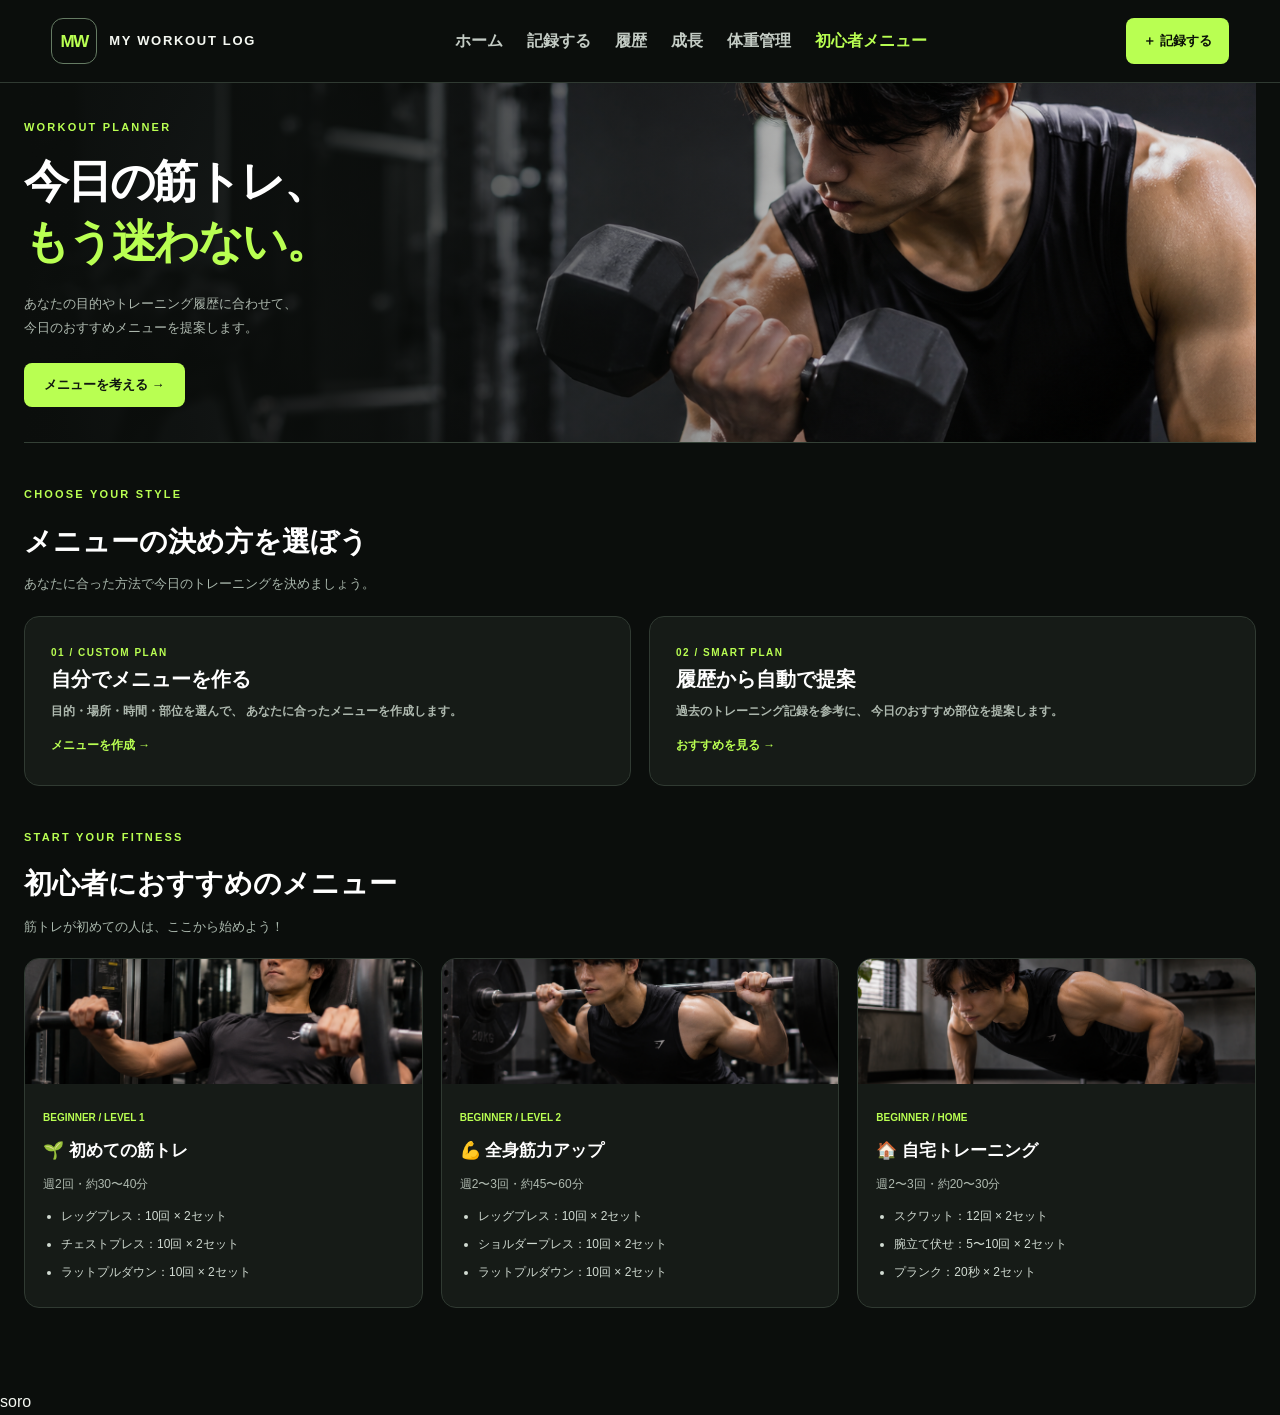
<file: beginner.html>
<!DOCTYPE html>
<html lang="ja">

<head>
    <meta charset="UTF-8">
    <meta name="viewport" content="width=device-width, initial-scale=1.0">

    <title>WORKOUT PLANNER | MY WORKOUT LOG</title>

    <link rel="stylesheet" href="./style.css">

    <script src="./beginner.js" defer></script>
</head>

<body class="beginner-page">

    <!-- =====================================
         全ページ共通ヘッダー
    ===================================== -->


    <header class="history-header">
        <a href="index.html" class="history-brand">
            <span class="history-brand-icon">MW</span>
            <span class="history-brand-text">MY WORKOUT LOG</span>
        </a>
        <nav class="history-desktop-nav" aria-label="メインメニュー">
            <a href="index.html">ホーム</a>
            <a href="record.html">記録する</a>
            <a href="history.html">履歴</a>
            <a href="progress.html">成長</a>
            <a href="weight.html">体重管理</a>
            <a href="beginner.html" aria-current="page">初心者メニュー</a>
        </nav>
        <a href="record.html" class="history-header-button">＋ 記録する</a>
    </header>

    <!-- =====================================
         メインコンテンツ
    ===================================== -->

    <main class="beginner-main">

        <!-- =====================================
             メインビジュアル
        ===================================== -->

        <section class="planner-hero">

            <div class="planner-hero-content">

                <p class="planner-label">
                    WORKOUT PLANNER
                </p>

                <h1>
                    今日の筋トレ、<br>
                    <span>もう迷わない。</span>
                </h1>

                <p class="planner-hero-description">
                    あなたの目的やトレーニング履歴に合わせて、<br>
                    今日のおすすめメニューを提案します。
                </p>

                <a
                    href="#planner-modes"
                    class="planner-primary-button"
                >
                    メニューを考える →
                </a>

            </div>

            <!-- ヒーロー画像 -->
            <div class="planner-hero-image">

                <img
                    src="./img/workout-hero.png"
                    alt="ジムでトレーニングする様子"
                    onerror="this.style.display='none'"
                >

            </div>

        </section>


        <!-- =====================================
             モード選択
        ===================================== -->

        <section
            id="planner-modes"
            class="planner-section"
        >

            <div class="planner-section-heading">

                <p class="planner-label">
                    CHOOSE YOUR STYLE
                </p>

                <h2>
                    メニューの決め方を選ぼう
                </h2>

                <p>
                    あなたに合った方法で今日のトレーニングを決めましょう。
                </p>

            </div>


            <div class="planner-mode-grid">

                <!-- 自分で作る -->
                <button
                    type="button"
                    class="planner-mode-card"
                    id="manualMode"
                >

                    <span class="planner-mode-number">
                        01 / CUSTOM PLAN
                    </span>

                    <div class="planner-mode-icon">
                        🏋️
                    </div>

                    <h3>
                        自分でメニューを作る
                    </h3>

                    <p>
                        目的・場所・時間・部位を選んで、
                        あなたに合ったメニューを作成します。
                    </p>

                    <span class="planner-mode-link">
                        メニューを作成 →
                    </span>

                </button>


                <!-- 履歴から提案 -->
                <button
                    type="button"
                    class="planner-mode-card"
                    id="historyMode"
                >

                    <span class="planner-mode-number">
                        02 / SMART PLAN
                    </span>

                    <div class="planner-mode-icon">
                        📊
                    </div>

                    <h3>
                        履歴から自動で提案
                    </h3>

                    <p>
                        過去のトレーニング記録を参考に、
                        今日のおすすめ部位を提案します。
                    </p>

                    <span class="planner-mode-link">
                        おすすめを見る →
                    </span>

                </button>

            </div>

        </section>


        <!-- =====================================
             自分でメニューを作成
        ===================================== -->

        <section
            id="manualPlanner"
            class="planner-section planner-form-section"
            hidden
        >

            <div class="planner-section-heading">

                <p class="planner-label">
                    CREATE YOUR PLAN
                </p>

                <h2>
                    あなたに合ったメニューを作成
                </h2>

                <p>
                    4つの項目を選択してください。
                </p>

            </div>


            <form id="plannerForm">

                <!-- 目的 -->
                <div class="planner-field">

                    <label for="plannerGoal">
                        01. トレーニングの目的
                    </label>

                    <select id="plannerGoal" required>

                        <option value="">
                            目的を選択してください
                        </option>

                        <option value="muscle">
                            筋肉を大きくしたい
                        </option>

                        <option value="diet">
                            脂肪を減らしたい
                        </option>

                        <option value="health">
                            運動習慣をつけたい
                        </option>

                    </select>

                </div>


                <!-- 場所 -->
                <div class="planner-field">

                    <label for="plannerPlace">
                        02. トレーニングする場所
                    </label>

                    <select id="plannerPlace" required>

                        <option value="">
                            場所を選択してください
                        </option>

                        <option value="gym">
                            ジム
                        </option>

                        <option value="home">
                            自宅
                        </option>

                    </select>

                </div>


                <!-- 時間 -->
                <div class="planner-field">

                    <label for="plannerTime">
                        03. 今日使える時間
                    </label>

                    <select id="plannerTime" required>

                        <option value="">
                            時間を選択してください
                        </option>

                        <option value="20">
                            15〜20分
                        </option>

                        <option value="45">
                            30〜45分
                        </option>

                        <option value="60">
                            60分程度
                        </option>

                    </select>

                </div>


                <!-- 部位 -->
                <div class="planner-field">

                    <label for="plannerBodyPart">
                        04. 今日鍛えたい部位
                    </label>

                    <select id="plannerBodyPart" required>

                        <option value="">
                            部位を選択してください
                        </option>

                        <option value="胸">胸</option>
                        <option value="背中">背中</option>
                        <option value="脚">脚</option>
                        <option value="肩">肩</option>
                        <option value="腕">腕</option>
                        <option value="腹筋">腹筋</option>
                        <option value="お尻">お尻</option>
                        <option value="auto">おまかせ</option>

                    </select>

                </div>


                <button
                    type="submit"
                    class="planner-submit-button"
                >
                    今日のメニューを作成する →
                </button>

            </form>

        </section>


        <!-- =====================================
             履歴から自動提案
        ===================================== -->

        <section
            id="historyPlanner"
            class="planner-section planner-form-section"
            hidden
        >

            <div class="planner-section-heading">

                <p class="planner-label">
                    SMART RECOMMENDATION
                </p>

                <h2>
                    過去の記録からおすすめを提案
                </h2>

                <p>
                    最近のトレーニング履歴を参考に、
                    今日のメニューを考えます。
                </p>

            </div>


            <div class="planner-field">

                <label for="historyFatigue">
                    今日の体調
                </label>

                <select id="historyFatigue">

                    <option value="good">
                        元気！しっかり鍛えたい
                    </option>

                    <option value="normal">
                        普通
                    </option>

                    <option value="tired">
                        疲れている・筋肉痛がある
                    </option>

                </select>

            </div>


            <button
                type="button"
                class="planner-submit-button"
                id="generateHistoryPlan"
            >
                履歴からメニューを提案する →
            </button>

        </section>


        <!-- =====================================
             メニュー提案結果
        ===================================== -->

        <section
            id="plannerResult"
            class="planner-section planner-result"
            hidden
            aria-live="polite"
        >

            <div class="planner-section-heading">

                <p class="planner-label">
                    TODAY'S WORKOUT
                </p>

                <h2 id="plannerResultTitle">
                    今日のおすすめメニュー
                </h2>

                <p id="plannerResultDescription"></p>

            </div>


            <div
                id="plannerExerciseList"
                class="planner-exercise-grid"
            ></div>


            <a
                href="record.html"
                class="planner-primary-button"
            >
                ＋ トレーニングを記録する
            </a>

        </section>


        <!-- =====================================
             初心者向けメニュー
        ===================================== -->

        <section class="planner-section">

            <div class="planner-section-heading">

                <p class="planner-label">
                    START YOUR FITNESS
                </p>

                <h2>
                    初心者におすすめのメニュー
                </h2>

                <p>
                    筋トレが初めての人は、ここから始めよう！
                </p>

            </div>


            <div class="planner-beginner-grid">

                <!-- 初めての筋トレ -->
                <article class="planner-beginner-card">

                    <div class="planner-beginner-image">

                        <img
                            src="./img/beginner-gym.jpg"
                            alt="ジムでの筋力トレーニング"
                            onerror="this.style.display='none'"
                        >

                    </div>

                    <div class="planner-beginner-content">

                        <span>
                            BEGINNER / LEVEL 1
                        </span>

                        <h3>
                            🌱 初めての筋トレ
                        </h3>

                        <p>
                            週2回・約30〜40分
                        </p>

                        <ul>
                            <li>レッグプレス：10回 × 2セット</li>
                            <li>チェストプレス：10回 × 2セット</li>
                            <li>ラットプルダウン：10回 × 2セット</li>
                        </ul>

                    </div>

                </article>


                <!-- 全身筋力アップ -->
                <article class="planner-beginner-card">

                    <div class="planner-beginner-image">

                        <img
                            src="./img/fullbody-gym.jpg"
                            alt="全身トレーニング"
                            onerror="this.style.display='none'"
                        >

                    </div>

                    <div class="planner-beginner-content">

                        <span>
                            BEGINNER / LEVEL 2
                        </span>

                        <h3>
                            💪 全身筋力アップ
                        </h3>

                        <p>
                            週2〜3回・約45〜60分
                        </p>

                        <ul>
                            <li>レッグプレス：10回 × 2セット</li>
                            <li>ショルダープレス：10回 × 2セット</li>
                            <li>ラットプルダウン：10回 × 2セット</li>
                        </ul>

                    </div>

                </article>


                <!-- 自宅トレーニング -->
                <article class="planner-beginner-card">

                    <div class="planner-beginner-image">

                        <img
                            src="./img/home-workout.jpg"
                            alt="自宅でのトレーニング"
                            onerror="this.style.display='none'"
                        >

                    </div>

                    <div class="planner-beginner-content">

                        <span>
                            BEGINNER / HOME
                        </span>

                        <h3>
                            🏠 自宅トレーニング
                        </h3>

                        <p>
                            週2〜3回・約20〜30分
                        </p>

                        <ul>
                            <li>スクワット：12回 × 2セット</li>
                            <li>腕立て伏せ：5〜10回 × 2セット</li>
                            <li>プランク：20秒 × 2セット</li>
                        </ul>

                    </div>

                </article>

            </div>

        </section>

    </main>

</body>
</html>soro
</file>
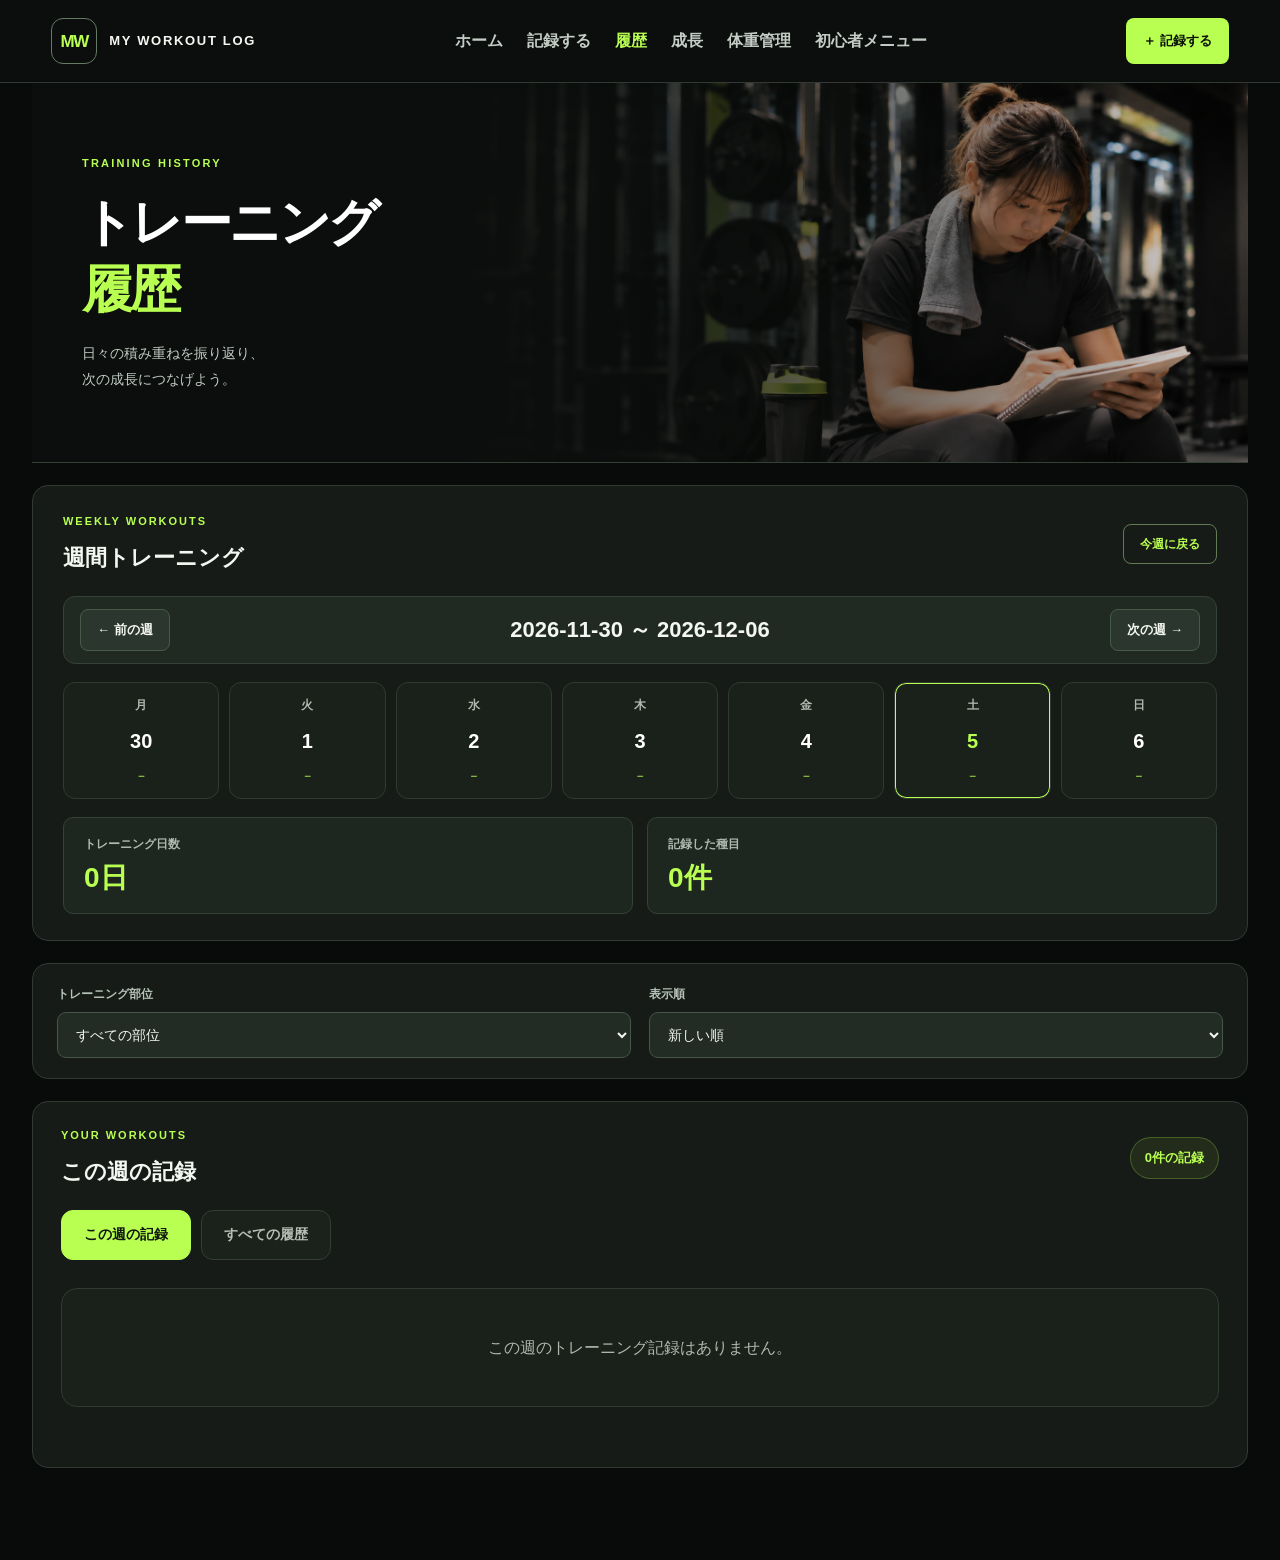
<file: history.html>
<!DOCTYPE html>
<html lang="ja">

<head>
    <meta charset="UTF-8">
    <meta name="viewport" content="width=device-width, initial-scale=1.0">

    <title>トレーニング履歴 | MY WORKOUT LOG</title>

    <link rel="stylesheet" href="./style.css">
</head>

<body class="history-page">

    <!-- ヘッダー -->
    <header class="history-header">

        <a href="index.html" class="history-brand">
            <span class="history-brand-icon">MW</span>
            <span class="history-brand-text">MY WORKOUT LOG</span>
        </a>

        <nav class="history-desktop-nav" aria-label="メインメニュー">
            <a href="index.html">ホーム</a>
            <a href="record.html">記録する</a>
            <a href="history.html" aria-current="page">履歴</a>
            <a href="progress.html">成長</a>
            <a href="weight.html">体重管理</a>
            <a href="beginner.html">初心者メニュー</a>
        </nav>

        <a href="record.html" class="history-header-button">
            ＋ 記録する
        </a>

    </header>


    <main class="history-main">

<!-- ページタイトル -->
<section class="history-hero history-hero-compact">

    <!-- 背景写真 -->
    <div class="history-hero-image">
        <img src="./img/history-hero.jpg" alt="ジムでトレーニング記録を確認する女性">
    </div>

    <!-- タイトル -->
    <div class="history-hero-content">

        <p class="history-eyebrow">
            TRAINING HISTORY
        </p>

        <h1>
            トレーニング<br>
            <span>履歴</span>
        </h1>

        <p class="history-description">
            日々の積み重ねを振り返り、<br>
            次の成長につなげよう。
        </p>

    </div>

</section>


        <!-- 週間トレーニング -->
        <section class="history-week-panel">

            <div class="history-week-top">

                <div>
                    <p class="history-eyebrow">WEEKLY WORKOUTS</p>
                    <h2>週間トレーニング</h2>
                </div>

                <button
                    type="button"
                    id="currentWeekBtn"
                    class="history-today-btn"
                >
                    今週に戻る
                </button>

            </div>


            <!-- 週の切り替え -->
            <div class="history-week-navigation">

                <button
                    type="button"
                    id="prevWeekBtn"
                    class="history-week-arrow"
                >
                    ← 前の週
                </button>

                <h3 id="weekRange">
                    読み込み中...
                </h3>

                <button
                    type="button"
                    id="nextWeekBtn"
                    class="history-week-arrow"
                >
                    次の週 →
                </button>

            </div>


            <!-- 週間カレンダー -->
            <div
                id="weeklyCalendar"
                class="history-week-calendar"
                aria-label="週間トレーニング状況"
            ></div>


            <!-- 週間サマリー -->
            <div class="history-week-summary">

                <div class="history-summary-item">

                    <span class="history-summary-label">
                        トレーニング日数
                    </span>

                    <strong id="weeklyTrainingDays">0日</strong>

                </div>

                <div class="history-summary-item">

                    <span class="history-summary-label">
                        記録した種目
                    </span>

                    <strong id="weeklyWorkoutCount">0件</strong>

                </div>

            </div>

        </section>


        <!-- 絞り込み -->
        <section class="history-filter-panel">

            <div class="history-filter-grid">

                <div class="history-filter-field">

                    <label for="filterBodyPart">
                        トレーニング部位
                    </label>

                    <select id="filterBodyPart">
                        <option value="all">すべての部位</option>
                        <option value="胸">胸</option>
                        <option value="背中">背中</option>
                        <option value="脚">脚</option>
                        <option value="肩">肩</option>
                        <option value="腕">腕</option>
                        <option value="腹筋">腹筋</option>
                        <option value="お尻">お尻</option>
                    </select>

                </div>


                <div class="history-filter-field">

                    <label for="sortOrder">
                        表示順
                    </label>

                    <select id="sortOrder">
                        <option value="newest">新しい順</option>
                        <option value="oldest">古い順</option>
                    </select>

                </div>

            </div>

        </section>


        <!-- 記録一覧 -->
        <section class="history-records-section">

            <div class="history-section-heading">

                <div>
                    <p class="history-eyebrow">YOUR WORKOUTS</p>
                    <h2 id="historySectionTitle">この週の記録</h2>
                </div>

                <p id="historyCount" class="history-count">
                    0件の記録
                </p>

            </div>


            <!-- 表示切り替え -->
            <div class="history-view-switch">

                <button
                    type="button"
                    id="weeklyHistoryBtn"
                    class="history-view-btn is-active"
                    aria-pressed="true"
                >
                    この週の記録
                </button>

                <button
                    type="button"
                    id="allHistoryBtn"
                    class="history-view-btn"
                    aria-pressed="false"
                >
                    すべての履歴
                </button>

            </div>


            <!-- 記録一覧 -->
            <div
                id="historyList"
                class="history-list"
                aria-live="polite"
            ></div>


            <!-- もっと見る -->
            <div class="history-load-more-wrap">

                <button
                    type="button"
                    id="loadMoreHistoryBtn"
                    class="history-load-more-btn"
                    hidden
                >
                    もっと見る
                </button>

            </div>

        </section>

    </main>


    <!-- スマホ用ナビ -->
    <nav
        class="bottom-nav history-mobile-nav"
        aria-label="モバイルメニュー"
    >

        <a href="index.html">🏠 ホーム</a>
        <a href="record.html">➕ 記録</a>
        <a href="history.html" aria-current="page">📋 履歴</a>
        <a href="progress.html">📈 成長</a>

    </nav>


    <!-- 編集ダイアログ -->
    <dialog
        id="editDialog"
        class="edit-dialog history-edit-dialog"
        aria-labelledby="editDialogTitle"
    >

        <form id="editForm">

            <p class="history-eyebrow">EDIT WORKOUT</p>

            <h2 id="editDialogTitle">
                トレーニングを編集
            </h2>

            <p
                id="editExerciseName"
                class="history-edit-exercise"
            ></p>


            <label for="editWeight">重量（kg）</label>

            <input
                type="number"
                id="editWeight"
                min="0"
                step="0.5"
                required
            >


            <label for="editReps">回数</label>

            <input
                type="number"
                id="editReps"
                min="1"
                step="1"
                required
            >


            <label for="editSets">セット数</label>

            <input
                type="number"
                id="editSets"
                min="1"
                step="1"
                required
            >


            <label for="editMemo">メモ（任意）</label>

            <textarea
                id="editMemo"
                rows="3"
            ></textarea>


            <div class="edit-actions">

                <button
                    type="button"
                    id="cancelEdit"
                    class="cancel-btn"
                >
                    キャンセル
                </button>

                <button type="submit">
                    保存する
                </button>

            </div>

        </form>

    </dialog>


    <script src="./history.js"></script>

</body>
</html>
</file>
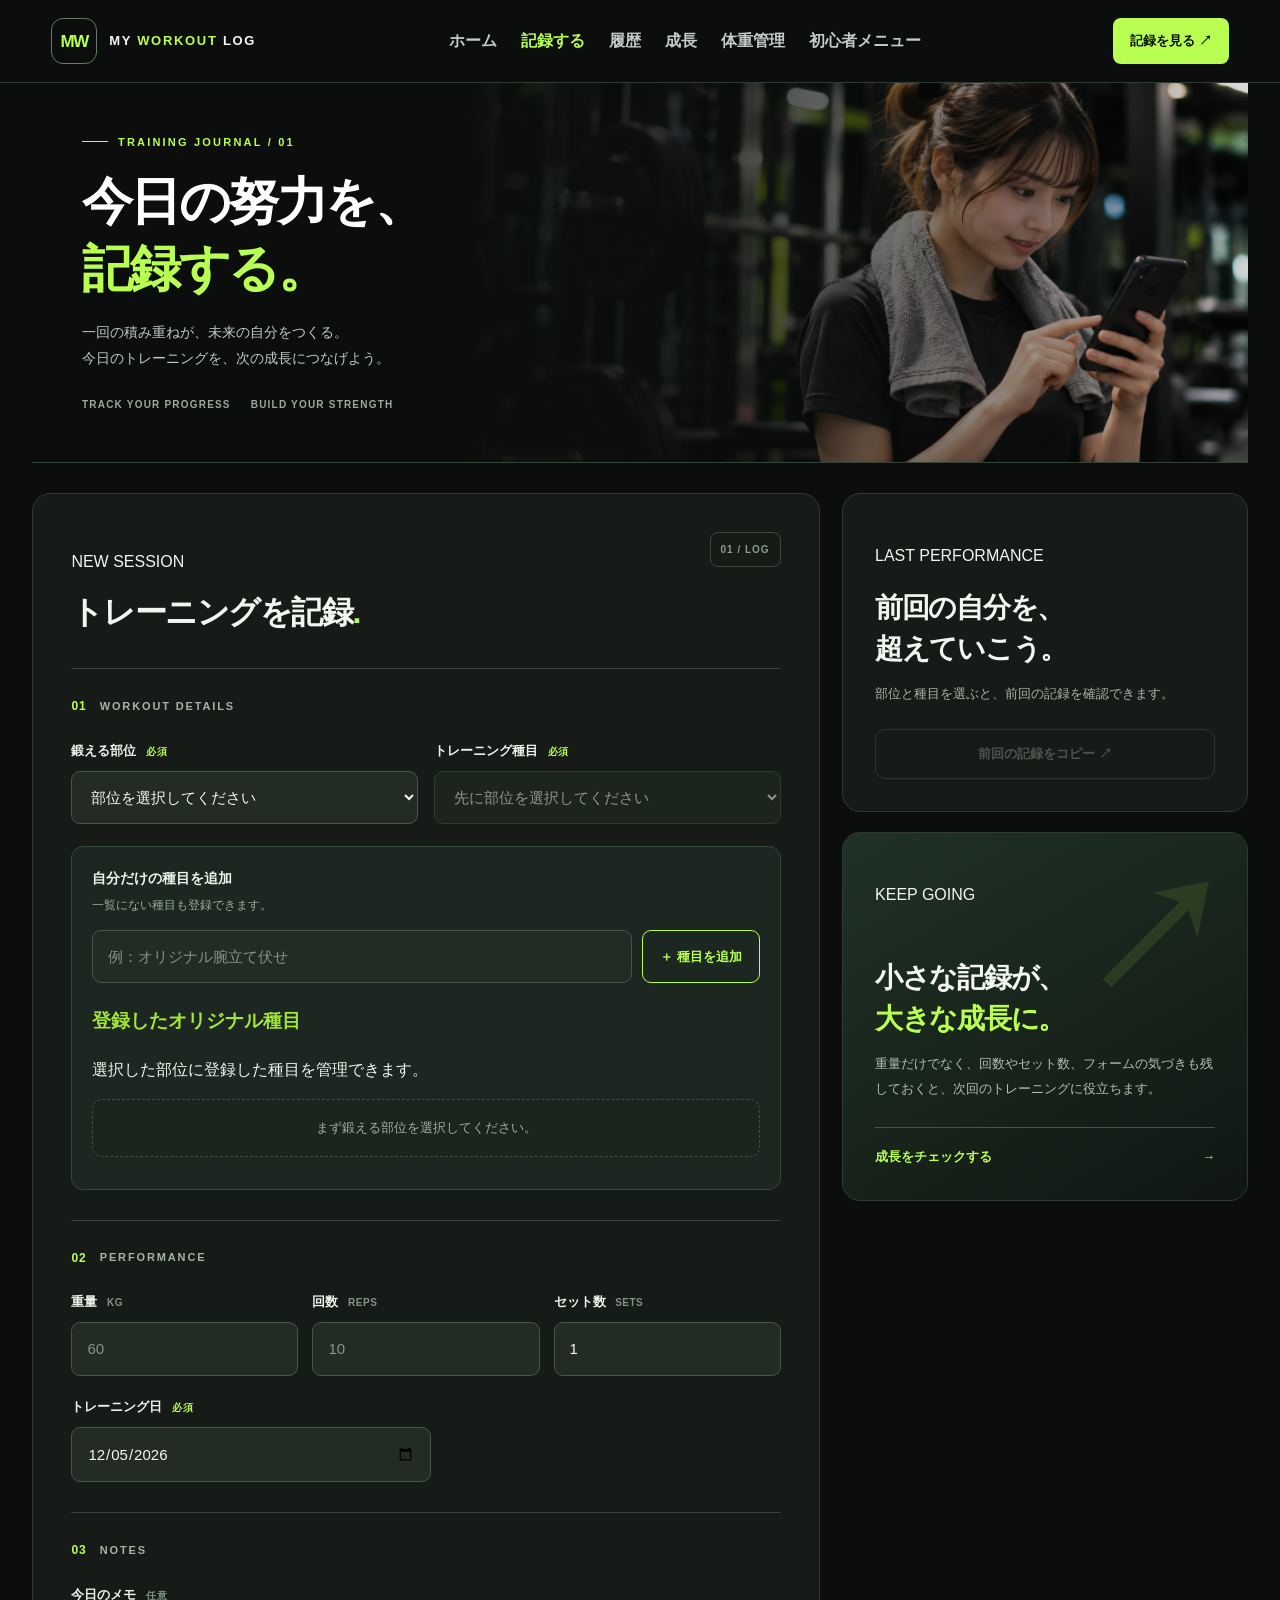
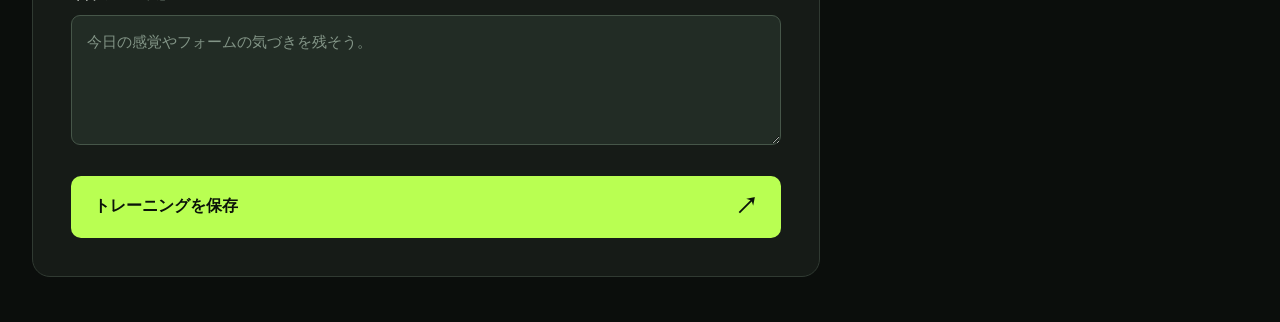
<file: record.html>
<!DOCTYPE html>
<html lang="ja">
<head>
  <meta charset="UTF-8">
  <meta name="viewport" content="width=device-width, initial-scale=1.0">
  <meta name="theme-color" content="#0b0e0c">
  <title>トレーニングを記録 | MY WORKOUT LOG</title>
  <link rel="stylesheet" href="./style.css">
</head>
<body class="record-page">
  <header class="home-header record-header">
    <a class="home-brand" href="index.html" aria-label="MY WORKOUT LOG ホームへ">
      <span class="brand-mark" aria-hidden="true">M<span>W</span></span>
      <span class="brand-name">MY <b>WORKOUT</b> LOG</span>
    </a>
    <nav class="home-desktop-nav" aria-label="メインメニュー">
      <a href="index.html">ホーム</a>
      <a href="record.html" aria-current="page">記録する</a>
      <a href="history.html">履歴</a>
      <a href="progress.html">成長</a>
      <a href="weight.html">体重管理</a>
      <a href="beginner.html">初心者メニュー</a>
    </nav>
    <a class="home-header-cta" href="history.html">記録を見る ↗</a>
  </header>

  <main class="record-main">
<!-- ==========================================
     記録ページ ヒーロー
========================================== -->

<section class="record-intro" aria-labelledby="recordPageTitle">

  <div class="record-hero-image">
    <img
      src="./img/record-hero.jpg"
      alt="ジムでスマートフォンにトレーニングを記録する女性"
    >
  </div>

  <div class="record-hero-content">

    <p class="record-kicker">
      <span class="record-kicker-line"></span>
      TRAINING JOURNAL / 01
    </p>

    <h1 id="recordPageTitle">
      今日の努力を、<br>
      <em>記録する。</em>
    </h1>

    <p class="record-lead">
      一回の積み重ねが、未来の自分をつくる。<br>
      今日のトレーニングを、次の成長につなげよう。
    </p>

    <div class="record-intro-meta">
      <span>TRACK YOUR PROGRESS</span>
      <span>BUILD YOUR STRENGTH</span>
    </div>

  </div>

</section>

    <div class="record-layout">
      <section class="record-panel" aria-labelledby="recordFormTitle">
        <div class="record-panel-head">
          <div><p class="record-kicker">NEW SESSION</p><h2 id="recordFormTitle">トレーニングを記録<span class="record-accent">.</span></h2></div>
          <span class="record-panel-badge">01 / LOG</span>
        </div>
        <form id="workoutForm">
          <div class="record-form-section">
            <p class="record-section-label">01 <span>WORKOUT DETAILS</span></p>
            <div class="record-field-grid">
              <div class="record-field">
                <label for="bodyPart">鍛える部位 <span class="record-required">必須</span></label>
                <select id="bodyPart" required>
                  <option value="">部位を選択してください</option>
                  <option value="胸">胸</option><option value="背中">背中</option><option value="脚">脚</option>
                  <option value="肩">肩</option><option value="腕">腕</option><option value="腹筋">腹筋</option><option value="お尻">お尻</option>
                </select>
              </div>
              <div class="record-field">
                <label for="exercise">トレーニング種目 <span class="record-required">必須</span></label>
                <select id="exercise" required disabled><option value="">先に部位を選択してください</option></select>
              </div>
            </div>
            <div class="custom-exercise record-custom">
              <div class="record-custom-copy"><label for="customExercise">自分だけの種目を追加</label><p>一覧にない種目も登録できます。</p></div>
              <div class="record-custom-controls">
                <input type="text" id="customExercise" placeholder="例：オリジナル腕立て伏せ" maxlength="40">
                <button type="button" id="addExercise">＋ 種目を追加</button>
              </div>
              <p id="exerciseMessage" role="status" aria-live="polite"></p>
              <div class="record-custom-list-wrap" aria-labelledby="customListTitle">
                <h3 id="customListTitle">登録したオリジナル種目</h3>
                <p class="record-custom-list-help">選択した部位に登録した種目を管理できます。</p>
                <ul id="customExerciseList" class="record-custom-list"></ul>
              </div>
            </div>
          </div>

          <div class="record-form-section">
            <p class="record-section-label">02 <span>PERFORMANCE</span></p>
            <div class="record-numbers">
              <div class="record-field"><label for="weight">重量 <span class="record-unit">KG</span></label><input type="number" id="weight" min="0" step="0.5" placeholder="60" inputmode="decimal" required></div>
              <div class="record-field"><label for="reps">回数 <span class="record-unit">REPS</span></label><input type="number" id="reps" min="1" step="1" placeholder="10" inputmode="numeric" required></div>
              <div class="record-field"><label for="sets">セット数 <span class="record-unit">SETS</span></label><input type="number" id="sets" min="1" step="1" value="1" inputmode="numeric" required></div>
            </div>
            <div class="record-field record-date-field"><label for="date">トレーニング日 <span class="record-required">必須</span></label><input type="date" id="date" required></div>
            <div id="workoutComparison" class="workout-comparison record-feedback" hidden>
              <h3>前回との比較 <span>PERFORMANCE CHANGE</span></h3>
              <p id="weightComparison"></p><p id="repsComparison"></p><p id="setsComparison"></p>
            </div>
          </div>

          <div class="record-form-section record-form-section-last">
            <p class="record-section-label">03 <span>NOTES</span></p>
            <div class="record-field"><label for="memo">今日のメモ <span class="record-optional">任意</span></label><textarea id="memo" rows="4" placeholder="今日の感覚やフォームの気づきを残そう。"></textarea></div>
          </div>
          <button type="submit" class="record-submit">トレーニングを保存 <span aria-hidden="true">↗</span></button>
          <p id="saveMessage" role="status" aria-live="polite"></p>
        </form>
      </section>

      <aside class="record-sidebar" aria-label="前回の記録とヒント">
        <section class="record-side-card record-last-card">
          <p class="record-kicker">LAST PERFORMANCE</p>
          <h2>前回の自分を、<br>超えていこう。</h2>
          <p class="record-side-description">部位と種目を選ぶと、前回の記録を確認できます。</p>
          <div id="previousWorkout" class="previous-workout record-previous" aria-live="polite" hidden>
            <h3>前回のトレーニング</h3>
            <p id="previousDate"></p><p id="previousWeight"></p><p id="previousReps"></p><p id="previousSets"></p>
          </div>
          <button type="button" id="copyPrevious" class="sub-button record-copy" disabled>前回の記録をコピー ↗</button>
        </section>
        <section class="record-side-card record-tip-card">
          <p class="record-kicker">KEEP GOING</p>
          <div class="record-tip-mark" aria-hidden="true">↗</div>
          <h2>小さな記録が、<br><span>大きな成長に。</span></h2>
          <p>重量だけでなく、回数やセット数、フォームの気づきも残しておくと、次回のトレーニングに役立ちます。</p>
          <a href="progress.html">成長をチェックする <span aria-hidden="true">→</span></a>
        </section>
      </aside>
    </div>
  </main>

  <nav class="bottom-nav record-mobile-nav" aria-label="モバイルメニュー">
    <a href="index.html">⌂ ホーム</a><a href="record.html" aria-current="page">＋ 記録</a>
    <a href="history.html">▤ 履歴</a><a href="progress.html">↗ 成長</a>
  </nav>
  <script src="record.js"></script>
</body>
</html>
</file>
<file: style.css>
/* =========================================================
   MY WORKOUT LOG  style.css（重複整理版）
   1. 共通ベース（旧ページ用）
   2. 4ページ共通（変数・ヘッダー・メイン幅）
   3. ホーム  4. 記録  5. 履歴  6. 成長  7. 体重
   8. プランナー  9. 共通ナビゲーション  10. ヒーロー共通
   ========================================================= */

/* ---------- 1. 共通ベース ---------- */
*{box-sizing:border-box}
body{margin:0;font-family:"Yu Gothic","Hiragino Kaku Gothic ProN",sans-serif;background:#121212;color:#f5f5f5;line-height:1.7}
header{background:#1e1e1e;text-align:center;padding:32px 20px;border-bottom:2px solid #a3e635}
header h1{margin:0 0 8px;font-size:28px;color:#a3e635}
header p{margin:0;font-size:16px;color:#d1d5db}
main{max-width:680px;margin:32px auto;padding:0 16px}
section{background:#1e1e1e;padding:28px;margin-bottom:24px;border-radius:14px;border:1px solid #383838}
section h2{font-size:22px;margin:0 0 24px;padding-left:12px;border-left:5px solid #a3e635}
form{display:flex;flex-direction:column;gap:12px}
label{font-size:17px;font-weight:bold}
[hidden]{display:none!important}

input,select,textarea{width:100%;padding:12px 14px;background:#2d2d2d;color:#fff;border:2px solid #666;border-radius:9px;font-family:inherit}
input,select{min-height:52px;font-size:18px}
textarea{padding:14px;font-size:17px;resize:vertical}
input:focus,select:focus,textarea:focus{outline:3px solid #a3e635;outline-offset:2px;border-color:#a3e635}

button{min-height:50px;padding:12px 18px;border:none;border-radius:9px;font-size:17px;font-weight:bold;font-family:inherit;cursor:pointer}
button:disabled{opacity:.45;cursor:not-allowed}
button:focus-visible{outline:3px solid #fff;outline-offset:3px}
form button,.edit-btn,.edit-actions button[type="submit"],.main-button{background:#a3e635;color:#111}
form button{margin-top:14px}
form button:hover,.edit-btn:hover,.main-button:hover{background:#bef264}
.delete-btn{background:#b91c1c;color:#fff}
.delete-btn:hover{background:#dc2626}
.cancel-btn{background:#444;color:#fff}
.cancel-btn:hover{background:#555}
#copyPrevious{margin:4px 0 10px;background:transparent;color:#a3e635;border:2px solid #a3e635}
#copyPrevious:disabled{color:#a1a1aa;border-color:#555}
#saveMessage{margin-top:18px;color:#a3e635;font-size:17px;font-weight:bold}

#workoutList{display:flex;flex-direction:column;gap:14px}
#workoutList>p,#chartMessage{color:#d1d5db;text-align:center}
#chartMessage{font-size:16px}
.workout-card{background:#292929;padding:18px;border-radius:10px;border:1px solid #444;display:flex;justify-content:space-between;align-items:center;gap:16px}
.workout-info{min-width:0}
.workout-info h3{font-size:19px;margin:0 0 8px;color:#fff}
.workout-info p{font-size:16px;margin:0;color:#d1d5db}
.workout-memo{margin-top:10px!important;color:#bef264!important;font-size:15px!important}
.button-group{display:flex;gap:10px;flex-shrink:0}
.chart-section select{margin:10px 0 20px}
.chart-container{position:relative;width:100%;height:300px}

.main-button{display:block;padding:18px;margin-top:24px;text-align:center;border-radius:10px;text-decoration:none;font-size:18px;font-weight:bold}
.sub-button{display:block;margin-top:20px;padding:14px;text-align:center;color:#a3e635;border:2px solid #a3e635;border-radius:10px;text-decoration:none;font-weight:bold}
.stats-container{display:grid;grid-template-columns:repeat(2,1fr);gap:14px}
.stat-card{background:#292929;padding:20px;border-radius:12px;text-align:center}
.stat-card h3{font-size:15px;color:#d1d5db}
.stat-card p{font-size:26px;font-weight:bold;color:#a3e635}

main section ul{padding-left:24px}
main section li{margin-bottom:12px;line-height:1.8}
main section h3{color:#a3e635;margin-top:22px}
.previous-workout{background:#292929;padding:18px;border-radius:12px;border-left:4px solid #a3e635;margin:18px 0}
.previous-workout h3{margin-top:0}
.previous-workout p{margin:8px 0}
.workout-comparison{background:#263322;border:1px solid #a3e635;border-radius:12px;padding:18px;margin:20px 0}
.workout-comparison h3{margin-top:0}
.workout-comparison p{font-size:17px;font-weight:bold;margin:10px 0}
.weight-history-item{background:#292929;padding:14px;margin-bottom:12px;border-radius:10px;border:1px solid #444;display:flex;justify-content:space-between;align-items:center;gap:12px}
.weight-history-item span{font-size:17px;font-weight:bold}
.weight-history-item button{margin:0;min-height:42px;padding:8px 14px;flex-shrink:0}
.support-link{display:block;background:#292929;color:#a3e635;border:1px solid #a3e635;padding:16px;margin:12px 0 24px;border-radius:10px;text-align:center;text-decoration:none;font-weight:bold}
.support-link:hover{background:#354323}

.edit-dialog{width:calc(100% - 32px);max-width:480px;max-height:90vh;overflow-y:auto;padding:28px;background:#1e1e1e;color:#f5f5f5;border:1px solid #a3e635;border-radius:16px;box-shadow:0 12px 40px rgba(0,0,0,.5)}
.edit-dialog::backdrop{background:rgba(0,0,0,.75)}
.edit-dialog h2{margin:0 0 12px;color:#a3e635;font-size:22px}
#editExerciseName{margin:0 0 20px;font-size:18px;font-weight:bold}
.edit-actions{display:flex;gap:12px;margin-top:20px}
.edit-actions button{flex:1;min-width:0}

@media(max-width:600px){
    header h1{font-size:24px}
    main{margin:20px auto}
    section{padding:20px}
    section h2{font-size:20px}
    .workout-card{flex-direction:column;align-items:stretch}
    .button-group{justify-content:stretch}
    .button-group button{flex:1}
    .chart-container{height:250px}
}
@media(max-width:480px){
    .stats-container{grid-template-columns:1fr}
    .previous-workout,.workout-comparison{padding:14px}
    .weight-history-item{flex-wrap:wrap}
    .weight-history-item span{flex:1}
    .edit-dialog{padding:20px}
    .edit-dialog h2{font-size:19px}
    .edit-actions button{font-size:15px;padding:10px}
}

/* ---------- 2. 4ページ共通 ---------- */
.home-page,.record-page,.progress-page,.history-page,.weight-page,.beginner-page{
    --lime:#b9ff52;--surface:#161b17;--border:#303a32;--muted:#a4b3a7;
    background:#0b0e0c;color:#f3f6f0;
    font-family:Inter,"Yu Gothic","Hiragino Kaku Gothic ProN",sans-serif;
}
body.history-page{background:#090b0a}
.progress-page,.history-page,.weight-page,.beginner-page{min-height:100vh}
.home-page a{-webkit-tap-highlight-color:transparent}

/* ヘッダー */
.home-header,.record-header,.progress-header,.history-header{
    max-width:none;display:flex;align-items:center;justify-content:space-between;gap:20px;
    padding:18px clamp(20px,4vw,70px);text-align:left;
    background:rgba(11,14,12,.97);border:0;border-bottom:1px solid #273029;
}
/* ヘッダー固定（スクロールしても上に残る） */
.home-header,.record-header,.history-header,.progress-header{position:sticky;top:0;z-index:1000;background:#0b0e0c;border-bottom:1px solid #303a32}
html{scroll-padding-top:100px}
.history-page,.progress-page{scroll-padding-top:90px}

.home-brand,.history-brand{display:inline-flex;align-items:center;gap:12px;flex-shrink:0;color:#f5f8f2;text-decoration:none;white-space:nowrap}
.brand-mark,.history-brand-icon{
    display:flex;align-items:center;justify-content:center;width:46px;height:46px;
    border:1px solid #657b63;border-radius:12px;color:var(--lime);
    font-size:17px;font-weight:900;letter-spacing:-.08em;line-height:1;white-space:nowrap;overflow:hidden;
}
.brand-mark span,.brand-name b{color:var(--lime)}
.brand-name,.history-brand-text{font-size:13px;font-weight:800;letter-spacing:.13em}

.home-desktop-nav,.history-desktop-nav{display:flex;align-items:center;gap:24px}
.home-desktop-nav a,.history-desktop-nav a{color:#c4ccc5;font-size:16px;font-weight:700;text-decoration:none;white-space:nowrap}
.home-desktop-nav a:hover,.home-desktop-nav a[aria-current="page"],
.history-desktop-nav a:hover,.history-desktop-nav a[aria-current="page"]{color:var(--lime)}

.home-header-cta,.history-header-button{
    display:inline-flex;align-items:center;justify-content:center;padding:12px 17px;
    background:var(--lime);color:#0a1007;border-radius:8px;font-size:13px;font-weight:900;text-decoration:none;white-space:nowrap;
}
.home-header-cta:hover,.history-header-button:hover{background:#d2ff91}

/* メイン幅 */
.home-main,.record-main,.progress-main,.history-main,.weight-main,.beginner-main{width:min(100% - 64px,1360px);max-width:none;margin:0 auto}
.home-main{padding:0 0 50px}
.record-main{padding:0 0 45px}
.progress-main{padding:0 0 80px}
.history-main,.weight-main{padding:0 0 70px}
.beginner-main{width:min(100% - 48px,1360px);padding:0 0 80px}
.home-page .home-main section,.progress-page .progress-main>section{background:none;border:0;border-radius:0;margin:0;padding:0}

/* 共通フォーカス */
.home-page a:focus-visible,.weight-page a:focus-visible,.weight-page button:focus-visible,.record-page a:focus-visible,.record-page button:focus-visible,
.history-page a:focus-visible,.history-page button:focus-visible,.history-page summary:focus-visible{outline:3px solid var(--lime);outline-offset:3px}

/* 共通レスポンシブ */
@media(max-width:1100px){
    .brand-name,.history-brand-text{display:none}
}
@media(max-width:820px){
    .brand-name,.history-brand-text{display:inline}
    .home-main,.record-main,.progress-main,.history-main,.weight-main,.beginner-main{width:calc(100% - 36px)}
}
@media(max-width:600px){
    .home-main,.record-main,.progress-main,.history-main,.weight-main,.beginner-main{width:calc(100% - 30px)}
    .brand-mark,.history-brand-icon{width:39px;height:39px;font-size:14px}
    .brand-name,.history-brand-text{font-size:11px}
}

/* ---------- 3. ホーム ---------- */
.home-page .home-metrics,.home-page .home-recent,.home-page .insight-panel,.home-page .home-weekly{
    background:var(--surface)!important;border:1px solid var(--border)!important;border-radius:16px!important;min-width:0;
}
.home-hero{min-height:530px;display:grid;grid-template-columns:1.08fr .92fr;align-items:stretch;border-bottom:1px solid #344036!important;overflow:hidden}
.hero-copy{display:flex;flex-direction:column;justify-content:center;padding:64px 10px 55px 0;position:relative;z-index:1}
.eyebrow,.section-kicker{font-size:11px;font-weight:800;letter-spacing:.2em;color:var(--lime);margin:0}
.eyebrow{display:flex;gap:12px;align-items:center}
.eyebrow-line{width:24px;height:1px;background:var(--lime)}
.home-page .home-hero h1{font-size:clamp(44px,5.3vw,88px);line-height:1.2;letter-spacing:-.07em;font-weight:900;margin:25px 0;color:#f4f7f1}
.home-page .home-hero h1 em{font-style:normal;color:var(--lime)}
.hero-description{font-size:clamp(14px,1.2vw,17px);color:#aeb9af;line-height:2;margin:0}
.hero-actions{display:flex;flex-wrap:wrap;align-items:center;gap:16px;margin-top:35px}
.hero-actions a{display:inline-flex;align-items:center;justify-content:space-between;gap:25px;padding:15px 20px;min-height:54px;border-radius:8px;text-decoration:none;font-weight:800;font-size:14px}
.hero-primary{background:var(--lime);color:#0d1509}
.hero-primary:hover{background:#d2ff91}
.hero-secondary{color:#f1f5ee;border:1px solid #526155}
.hero-secondary:hover{border-color:var(--lime)}
.hero-footnote{margin-top:42px;color:#718174;font-size:10px;letter-spacing:.2em}

.hero-art{min-height:490px;position:relative;display:grid;place-items:center;isolation:isolate;background:radial-gradient(ellipse at 55% 45%,#233829 0%,#131b16 43%,#0b0e0c 78%)}
.hero-art-glow{position:absolute;width:55%;aspect-ratio:1;border-radius:50%;background:#9edb56;filter:blur(95px);opacity:.12}
.hero-art-ring{position:absolute;border:1px solid #344d37;border-radius:50%;aspect-ratio:1}
.ring-one{width:74%}
.ring-two{width:97%;border-color:#27352a}
.hero-dumbbell{width:min(90%,530px);position:relative;filter:drop-shadow(0 25px 24px #0009);transform:rotate(-8deg)}
.hero-art-label{position:absolute;left:8%;bottom:32px;right:8%;display:flex;justify-content:space-between;gap:12px;font-size:10px;letter-spacing:.14em;color:#a7b6a8}
.hero-art-label b{color:var(--lime)}
.hero-art-index{position:absolute;right:3%;top:12px;font-size:100px;line-height:1;font-weight:900;color:#ffffff08}

.home-section-heading{display:flex;align-items:end;justify-content:space-between;gap:16px;margin:55px 0 24px}
.home-page .home-section-heading h2{margin:9px 0 0;padding:0;border:0;font-size:clamp(26px,3vw,42px);line-height:1.1;font-weight:900;letter-spacing:-.035em}
.heading-dot{color:var(--lime)}
.month-label{font-size:12px;color:#aab6ad;letter-spacing:.15em}
.support-heading{margin-top:62px}

.dashboard-grid{display:grid;grid-template-columns:minmax(270px,.85fr) minmax(0,1.15fr);gap:20px}
.home-page .home-metrics{display:grid;grid-template-columns:1fr 1fr;grid-template-rows:1fr auto;gap:20px;padding:26px!important}
.metric-block{min-width:0}
.metric-block+.metric-block{border-left:1px solid #334035;padding-left:20px}
.metric-label{display:flex;justify-content:space-between;gap:5px;color:#aeb9b0;font-size:10px;font-weight:800;letter-spacing:.1em}
.metric-label span{color:var(--lime)}
.metric-value{font-size:clamp(44px,5vw,76px);line-height:1.1;font-weight:900;letter-spacing:-.08em;margin:28px 0 12px;color:#f4f7f1}
.metric-value small{font-size:14px;letter-spacing:0;margin-left:8px;color:var(--lime)}
.metric-note{font-size:12px;color:#9aa99c;margin:0}
.metric-link{grid-column:1/-1;display:flex;justify-content:space-between;border-top:1px solid #344035;padding-top:19px;text-decoration:none;color:var(--lime);font-size:13px;font-weight:800}

.home-page .home-recent{padding:25px 28px!important}
.panel-heading{display:flex;align-items:end;justify-content:space-between;gap:10px;margin-bottom:10px}
.home-page .panel-heading h2{border:0;padding:0;margin:7px 0 0;font-size:21px}
.text-link{color:var(--lime);text-decoration:none;font-size:12px;white-space:nowrap}
.home-activity-row{display:flex;align-items:center;gap:15px;padding:16px 0;border-bottom:1px solid #303b32}
.home-activity-row:last-child{border:0}
.activity-number{font-size:13px;font-weight:900;color:#667c68}
.activity-info{flex:1;min-width:0}
.home-page .activity-info h3{margin:0 0 3px;color:#f1f5ee;font-size:15px;font-weight:800}
.activity-info p{margin:0;color:#a4b0a5;font-size:12px}
.activity-info .activity-memo{color:#b4c4b3;margin-top:6px;overflow-wrap:anywhere}
.activity-date{color:var(--lime);font-size:12px;white-space:nowrap;font-weight:700}
.home-empty{padding:24px 0 8px}
.home-empty h3{margin:0 0 9px;color:#f1f5ee!important;font-size:18px}
.home-empty p{color:#aeb9af;font-size:13px}
.home-empty a{display:inline-block;color:var(--lime);text-decoration:none;font-weight:800;margin-top:10px}

.home-feature-grid{display:grid;grid-template-columns:repeat(3,minmax(0,1fr));gap:20px}
.home-feature{position:relative;min-height:245px;padding:24px;border:1px solid #334136;border-radius:16px;overflow:hidden;display:flex;flex-direction:column;justify-content:space-between;color:#f2f6f0;text-decoration:none;background:linear-gradient(145deg,#1d2b20,#101511);transition:transform .2s,border-color .2s}
.home-feature:hover{transform:translateY(-4px);border-color:var(--lime)}
.feature-weight{background:linear-gradient(145deg,#242b27,#111512)}
.feature-top{display:flex;justify-content:space-between;gap:8px;font-size:10px;letter-spacing:.15em;font-weight:800;color:#b8c9b8;position:relative;z-index:1}
.feature-top span{color:var(--lime);font-size:20px;line-height:1}
.feature-bottom{position:relative;z-index:1;display:flex;flex-direction:column;gap:8px}
.feature-bottom strong{font-size:clamp(16px,1.7vw,22px)}
.feature-bottom small{color:#b3c0b4;font-size:12px}
.feature-graphic{position:absolute;right:15px;top:45px;font-size:130px;line-height:1;color:#b9ff5218;font-weight:900}
.home-footer{display:flex;justify-content:space-between;gap:20px;border-top:1px solid #2c392f;margin-top:58px;padding-top:24px;color:#718374;font-size:10px;letter-spacing:.13em}

/* インサイト（グラフ・週間） */
.insights-grid{display:grid;grid-template-columns:repeat(2,minmax(0,1fr));gap:20px}
.home-page .insight-panel,.home-page .home-weekly{padding:27px!important}
.home-page .home-weekly{margin-top:20px!important}
.insight-heading{display:flex;align-items:flex-start;justify-content:space-between;gap:12px;margin-bottom:16px}
.home-page .insight-heading h2{margin:8px 0 0;padding:0;border:0;font-size:clamp(18px,2vw,25px);line-height:1.3;color:#f5f7f3}
.insight-stat{font-size:clamp(38px,4vw,55px);font-weight:900;line-height:1.15;margin:8px 0 12px;letter-spacing:-.055em}
.insight-stat small{font-size:16px;color:#a6b3a7;margin-left:7px;letter-spacing:0}
.insight-change{font-size:13px;color:var(--lime);font-weight:700;letter-spacing:0;margin-left:12px}
.home-chart-wrap{height:235px;position:relative;width:100%;min-width:0}
.home-chart-wrap canvas{width:100%!important;height:100%!important}
.insight-message{font-size:12px;color:#a9b5aa;line-height:1.7;margin:8px 0 0}
.home-page .insight-select-label{font-size:12px;color:#a9b5aa;font-weight:500;display:block;margin:4px 0 8px}
.home-page .insight-select{width:100%;min-height:42px;padding:8px 12px;background:#242e27;border:1px solid #536255;color:#f4f7f1;font-size:14px;margin-bottom:16px}

.weekly-count{font-size:12px;font-weight:800;letter-spacing:.14em;color:var(--lime);white-space:nowrap}
.weekly-days{display:grid;grid-template-columns:repeat(7,minmax(0,1fr));gap:10px;margin-top:20px}
.weekly-day{display:flex;flex-direction:column;align-items:center;gap:10px;min-width:0;padding:14px 4px;border-radius:12px;background:#202922;border:1px solid #303c33;cursor:pointer;font:inherit;color:inherit;appearance:none;-webkit-appearance:none}
.weekly-day.is-today{border-color:#9ed44b}
.weekly-day:hover{border-color:var(--lime);background:#263127;transition:.2s ease}
.weekly-day.is-selected{border:2px solid var(--lime);background:rgba(185,255,82,.08)}
.weekly-day:focus-visible{outline:3px solid var(--lime);outline-offset:3px}
.weekly-day-name{font-size:12px;color:#b3bfb4}
.weekly-dot{width:20px;height:20px;border-radius:50%;border:2px solid #667569;background:transparent}
.weekly-day.is-done .weekly-dot{background:var(--lime);border-color:var(--lime);box-shadow:0 0 0 4px #b9ff5218}
.weekly-caption{font-size:12px;color:#9aa99d;margin:14px 0 0}

/* 週間の詳細（開閉アニメーション） */
.weekly-details{
    display:grid;grid-template-rows:0fr;overflow:hidden;opacity:0;
    margin-top:0;padding:0 28px;
    background:#151c17;border:1px solid transparent;border-radius:18px;
    transition:grid-template-rows .4s ease,opacity .3s ease,margin-top .4s ease,padding .4s ease,border-color .4s ease;
}
.weekly-details.is-open{grid-template-rows:1fr;opacity:1;margin-top:28px;padding-top:28px;padding-bottom:28px;border-color:#344038}
.weekly-details-inner{min-height:0;overflow:hidden}
.weekly-details-title{margin:0 0 24px;font-size:20px;font-weight:700;color:#f5f7f2}
.weekly-detail-group{margin-bottom:24px}
.weekly-group-title{margin:0 0 14px;color:var(--lime);font-size:15px;letter-spacing:1px}
.weekly-detail-row{display:flex;gap:18px;align-items:flex-start;padding:18px 0;border-bottom:1px solid #344038}
.weekly-detail-number{color:var(--lime);font-size:13px;font-weight:700;padding-top:3px}
.weekly-detail-info{min-width:0}
.weekly-detail-info strong{display:block;color:#f5f7f2;font-size:16px;margin-bottom:7px}
.weekly-detail-info p{margin:0;color:#aebbb0;font-size:14px}
.weekly-detail-info .weekly-detail-memo{margin-top:8px;color:#8e9c91}
.weekly-details-empty{color:#9aa89d;padding:12px 0}
.weekly-history-link{display:inline-block;margin-top:12px;color:var(--lime);font-size:14px;font-weight:700;text-decoration:none}
.weekly-history-link:hover{text-decoration:underline}

@media(max-width:1100px){.dashboard-grid{grid-template-columns:1fr 1.1fr}}
@media(max-width:850px){.insights-grid{grid-template-columns:1fr}}
@media(max-width:820px){
    .home-hero{grid-template-columns:1fr}
    .hero-copy{padding:58px 8px 25px}
    .hero-art{min-height:300px}
    .hero-dumbbell{width:min(70%,380px)}
    .hero-art-label{bottom:18px}
    .dashboard-grid{grid-template-columns:1fr}
    .home-feature-grid{grid-template-columns:1fr 1fr}
}
@media(max-width:520px){
    .home-page .home-hero h1{font-size:clamp(38px,10.4vw,56px)}
    .hero-copy{padding-top:42px}
    .hero-description{font-size:13px}
    .hero-actions{gap:9px}
    .hero-actions a{padding:13px 14px;gap:9px;font-size:12px}
    .hero-footnote{font-size:8px;margin-top:30px}
    .hero-art{min-height:235px}
    .hero-art-index{font-size:65px}
    .hero-art-label{font-size:8px}
    .home-section-heading{margin:42px 0 18px}
    .home-page .home-metrics{padding:19px!important;gap:12px}
    .metric-block+.metric-block{padding-left:12px}
    .metric-label{font-size:9px}
    .metric-value{font-size:48px}
    .metric-note{font-size:10px}
    .home-page .home-recent{padding:20px!important}
    .home-page .insight-panel,.home-page .home-weekly{padding:18px!important}
    .home-chart-wrap{height:210px}
    .insight-heading{align-items:center}
    .weekly-days{gap:5px}
    .weekly-day{padding:12px 2px}
    .weekly-day-name{font-size:10px}
    .weekly-dot{width:16px;height:16px}
    .weekly-details{padding-left:18px;padding-right:18px}
    .weekly-details-title{font-size:16px}
    .weekly-detail-row{gap:12px}
    .weekly-detail-info strong{font-size:14px}
    .home-feature-grid{grid-template-columns:1fr;gap:12px}
    .home-feature{min-height:185px}
    .home-footer{flex-direction:column;gap:8px}
}
@media(prefers-reduced-motion:reduce){.home-feature{transition:none}}

/* ---------- 4. 記録ページ ----------
   ※ヒーロー（.record-intro）は「10. ヒーロー共通」に集約 */
.record-page{--record-bg:#0b0e0c}
.record-page .record-kicker{display:flex;align-items:center;gap:10px}
.record-page .record-kicker-line{width:26px;height:1px;background:var(--lime)}

.record-page .record-layout{display:grid;grid-template-columns:minmax(0,1.65fr) minmax(280px,.85fr);gap:22px;align-items:start}
.record-page .record-panel,.record-page .record-side-card{background:var(--surface);border:1px solid var(--border);border-radius:18px;margin:0}
.record-page .record-panel{padding:clamp(22px,3vw,40px)}
.record-page .record-panel-head{display:flex;align-items:start;justify-content:space-between;gap:15px;margin-bottom:35px}
.record-page .record-panel-head h2{padding:0;border:0;margin:8px 0 0;font-size:clamp(23px,2.5vw,34px);font-weight:900;letter-spacing:-.045em;line-height:1.3}
.record-page .record-accent{color:var(--lime)}
.record-page .record-panel-badge{color:#8a9b8c;border:1px solid #3c4a3e;border-radius:8px;padding:8px 10px;font-size:10px;font-weight:800;white-space:nowrap;letter-spacing:.1em}

.record-page #workoutForm{display:block}
.record-page .record-form-section{border-top:1px solid #344238;padding:27px 0 30px}
.record-page .record-form-section-last{padding-bottom:23px}
.record-page .record-section-label{display:flex;gap:13px;align-items:center;margin:0 0 23px;color:var(--lime);font-size:12px;font-weight:900;letter-spacing:.08em}
.record-page .record-section-label span{color:#a5b4a6;font-size:11px;letter-spacing:.17em}
.record-page .record-field-grid{display:grid;grid-template-columns:1fr 1fr;gap:16px}
.record-page .record-field{min-width:0}
.record-page .record-field label{display:block;margin-bottom:9px;color:#eef4ec;font-size:13px;font-weight:800}
.record-page .record-required,.record-page .record-optional,.record-page .record-unit{margin-left:6px;font-size:10px;font-weight:700;letter-spacing:.05em}
.record-page .record-required{color:var(--lime)}
.record-page .record-optional,.record-page .record-unit{color:#829487}
.record-page .record-field input,.record-page .record-field select,.record-page .record-field textarea,.record-page #customExercise{
    width:100%;min-width:0;min-height:53px;padding:13px 15px;border:1px solid #465649;border-radius:9px;
    background:#222c25;color:#f4f8f1;font:inherit;font-size:15px;transition:border-color .2s,box-shadow .2s,background .2s;
}
.record-page .record-field textarea{min-height:112px;resize:vertical}
.record-page .record-field input:focus,.record-page .record-field select:focus,.record-page .record-field textarea:focus,.record-page #customExercise:focus{outline:none;border-color:var(--lime);box-shadow:0 0 0 3px #b9ff5220;background:#263229}
.record-page .record-field input::placeholder,.record-page .record-field textarea::placeholder,.record-page #customExercise::placeholder{color:#839587}
.record-page .record-field select:disabled{opacity:.55;cursor:not-allowed}
.record-page .record-numbers{display:grid;grid-template-columns:repeat(3,minmax(0,1fr));gap:14px}
.record-page .record-date-field{margin-top:20px;max-width:360px}

.record-page .record-custom{margin-top:22px;padding:20px;border:1px solid #354538;border-radius:12px;background:#1b2720}
.record-page .record-custom-copy label{display:block;color:#eff5ec;font-size:14px;font-weight:800}
.record-page .record-custom-copy p{margin:4px 0 15px;color:#9aab9d;font-size:12px}
.record-page .record-custom-controls{display:flex;align-items:stretch;gap:10px}
.record-page #customExercise{flex:1}
.record-page #addExercise{flex-shrink:0;min-height:53px;margin:0;padding:12px 17px;border:1px solid var(--lime);background:transparent;color:var(--lime);border-radius:9px;font-size:13px;font-weight:800}
.record-page #addExercise:hover{background:#b9ff5216}
.record-page #exerciseMessage{margin:9px 0 0;color:var(--lime);font-size:12px}
.record-page #exerciseMessage:empty,.record-page #saveMessage:empty{display:none}

#customExerciseList{list-style:none;padding:0;margin:16px 0 0;display:flex;flex-direction:column;gap:10px}
.record-custom-item{display:flex;align-items:center;justify-content:space-between;gap:16px;padding:14px 16px;background:#202922;border:1px solid #354238;border-radius:12px;color:#f5f7f2;font-size:14px;font-weight:600}
.record-custom-item span{flex:1;min-width:0;overflow-wrap:anywhere}
.record-remove-exercise{flex-shrink:0;min-height:38px;padding:8px 16px;background:rgba(239,68,68,.1);color:#ff8585;border:1px solid rgba(239,68,68,.35);border-radius:8px;font-size:13px;font-weight:700;cursor:pointer;transition:background .2s,border-color .2s,transform .2s}
.record-remove-exercise:hover{background:rgba(239,68,68,.2);border-color:#ff8585;transform:translateY(-2px)}
.record-remove-exercise:focus-visible{outline:2px solid #ff8585;outline-offset:3px}
.record-custom-empty{padding:16px;background:#1b241d;border:1px dashed #405044;border-radius:10px;color:#9eafa1;font-size:13px;text-align:center}

.record-page .record-submit{width:100%;display:flex;justify-content:space-between;align-items:center;min-height:62px;padding:16px 23px;margin:0;background:var(--lime);color:#0b1309;border-radius:10px;font-size:16px;font-weight:900;transition:transform .2s,background .2s}
.record-page .record-submit:hover{background:#d0ff89;transform:translateY(-2px)}
.record-page .record-submit span{font-size:23px;line-height:1}
.record-page #saveMessage{margin:13px 0 0;font-size:14px}
.record-page .record-feedback{background:#1c2d20;border:1px solid #4a7747;border-radius:12px;padding:20px;margin:20px 0 0}
.record-page .record-feedback h3{margin:0 0 12px;color:var(--lime);font-size:16px}
.record-page .record-feedback h3 span{display:block;color:#8ea58e;font-size:10px;letter-spacing:.1em;margin-top:4px}
.record-page .record-feedback p{font-size:14px;margin:8px 0}

.record-page .record-sidebar{display:grid;gap:20px}
.record-page .record-side-card{padding:clamp(22px,2.6vw,32px)}
.record-page .record-side-card h2{border:0;padding:0;margin:19px 0 12px;font-size:clamp(22px,2.2vw,30px);line-height:1.45;letter-spacing:-.045em}
.record-page .record-side-description{color:#a7b5a8;font-size:13px;line-height:1.9;margin:0}
.record-page .record-previous{background:#1e2a22;border:1px solid #425945;border-left:3px solid var(--lime);padding:18px;border-radius:10px;margin:22px 0 0}
.record-page .record-previous h3{color:var(--lime);margin:0 0 10px;font-size:14px}
.record-page .record-previous p{margin:7px 0;font-size:13px;color:#d3ded3}
.record-page #copyPrevious{width:100%;min-height:50px;margin:22px 0 0;padding:12px 14px;border:1px solid var(--lime);font-size:13px;font-weight:800}
.record-page #copyPrevious:disabled{border-color:#48574a;color:#8d9d90}
.record-page #copyPrevious:not(:disabled):hover{background:#b9ff5218}
.record-page .record-tip-card{position:relative;overflow:hidden;background:linear-gradient(150deg,#203225,#101713)}
.record-page .record-tip-card h2{position:relative;z-index:1;margin-top:50px}
.record-page .record-tip-card h2 span{color:var(--lime)}
.record-page .record-tip-card>p:not(.record-kicker){position:relative;z-index:1;font-size:13px;color:#b1c0b2;line-height:1.9}
.record-page .record-tip-mark{position:absolute;right:18px;top:32px;color:#b9ff521b;font-size:150px;font-weight:900;line-height:1}
.record-page .record-tip-card a{display:flex;justify-content:space-between;align-items:center;margin-top:25px;padding-top:18px;border-top:1px solid #435545;color:var(--lime);font-size:13px;font-weight:800;text-decoration:none}
.record-page .record-footer{display:flex;justify-content:space-between;gap:15px;margin-top:48px;padding-top:22px;border-top:1px solid #2d3a30;color:#758677;font-size:10px;letter-spacing:.12em}

@media(max-width:900px){
    .record-page .record-layout{grid-template-columns:1fr}
    .record-page .record-sidebar{grid-template-columns:1fr 1fr}
}
@media(max-width:620px){
    .record-page .record-panel{padding:20px 16px}
    .record-page .record-panel-head{margin-bottom:20px}
    .record-page .record-field-grid{grid-template-columns:1fr}
    .record-page .record-numbers{gap:8px}
    .record-page .record-numbers .record-field input{padding:11px 8px;font-size:16px}
    .record-page .record-numbers .record-field label{font-size:12px}
    .record-page .record-unit{display:block;margin:1px 0 0}
    .record-page .record-date-field{max-width:none}
    .record-page .record-custom{padding:15px}
    .record-page .record-custom-controls{flex-direction:column}
    .record-page #addExercise{width:100%}
    .record-page .record-sidebar{grid-template-columns:1fr}
    .record-page .record-footer{flex-direction:column;gap:7px}
}
@media(max-width:480px){
    .record-custom-item{padding:12px;gap:10px;font-size:13px}
    .record-remove-exercise{padding:8px 12px;font-size:12px}
}
@media(prefers-reduced-motion:reduce){
    .record-page .record-submit,.record-page .record-field input,.record-page .record-field select,.record-page .record-field textarea{transition:none}
}

/* ---------- 5. 履歴ページ ----------
   ※ヒーロー（.history-hero-compact）は「10. ヒーロー共通」に集約 */
.history-eyebrow{margin:0 0 8px;color:var(--lime);font-size:11px;font-weight:800;letter-spacing:.18em}
.history-main>section{margin:0 0 22px}

/* 週間パネル */
.history-page .history-week-panel,.history-page .history-filter-panel,.history-page .history-records-section{background:var(--surface);border:1px solid var(--border);border-radius:16px}
.history-page .history-week-panel{padding:26px 30px}
.history-week-top,.history-page .history-section-heading{display:flex;justify-content:space-between;align-items:center;gap:16px}
.history-week-top h2,.history-page .history-section-heading h2{margin:0;padding:0;border:none;color:#f4f7f1;font-size:22px;font-weight:900}
.history-today-btn{min-height:40px;padding:9px 16px;background:transparent;color:var(--lime);border:1px solid #617b54;border-radius:8px;font-size:12px;font-weight:800}
.history-today-btn:not(:disabled):hover{background:rgba(185,255,82,.1)}
.history-week-navigation{display:flex;align-items:center;justify-content:space-between;gap:15px;margin:20px 0 18px;padding:12px 16px;background:#202922;border:1px solid #354238;border-radius:12px}
.history-week-arrow{min-height:42px;padding:10px 16px;background:#2b372e;color:#f4f7f1;border:1px solid #485b4b;border-radius:8px;font-size:13px;font-weight:800;white-space:nowrap;transition:background .2s,border-color .2s}
.history-week-arrow:not(:disabled):hover{background:#354638;border-color:var(--lime)}
.history-week-arrow:disabled{opacity:.35;cursor:not-allowed}
.history-page #weekRange{margin:0;color:#f4f7f1;font-size:clamp(15px,1.8vw,22px);font-weight:900;text-align:center}

.history-week-calendar{display:grid;grid-template-columns:repeat(7,minmax(0,1fr));gap:10px;margin-bottom:18px}
.history-page .history-calendar-day{display:flex;flex-direction:column;align-items:center;justify-content:center;gap:8px;min-width:0;min-height:100px;padding:12px 8px;background:#1a201a;border:1px solid #303a30;border-radius:12px;color:#b6c0b6}
.history-page .history-calendar-day.is-trained{border-color:var(--lime);background:rgba(185,255,82,.08)}
.history-page .history-calendar-day.is-today{box-shadow:inset 0 0 0 1px var(--lime)}
.history-calendar-weekday{color:#aeb9af;font-size:12px;font-weight:700}
.history-calendar-date{color:#fff;font-size:20px;font-weight:900}
.history-calendar-day.is-today .history-calendar-date{color:var(--lime)}
.history-calendar-dot{color:#657468;font-size:15px;line-height:1}
.history-calendar-day.is-trained .history-calendar-dot,.history-calendar-status{color:var(--lime)}
.history-calendar-status{font-size:12px}

.history-week-summary{display:grid;grid-template-columns:repeat(2,minmax(0,1fr));gap:14px;margin-top:14px}
.history-summary-item{display:flex;flex-direction:column;gap:6px;padding:16px 20px;background:#1d2720;border:1px solid #344237;border-radius:10px}
.history-summary-label{color:#aeb9af;font-size:12px;font-weight:700}
.history-summary-item strong{color:var(--lime);font-size:28px;font-weight:900;line-height:1.3}

/* フィルター */
.history-page .history-filter-panel{padding:20px 24px}
.history-filter-grid{display:grid;grid-template-columns:repeat(2,minmax(0,1fr));gap:18px}
.history-filter-field{min-width:0}
.history-filter-field label{display:block;margin-bottom:8px;color:#b6c2b7;font-size:12px;font-weight:800}
.history-page .history-filter-field select{width:100%;min-height:46px;margin:0;padding:10px 14px;background:#222c25;color:#f4f7f1;border:1px solid #465649;border-radius:9px;font-size:14px;cursor:pointer}
.history-page .history-filter-field select:focus,
.history-page .history-edit-dialog input:focus,.history-page .history-edit-dialog textarea:focus{outline:2px solid var(--lime);outline-offset:2px}

/* 記録一覧 */
.history-page .history-records-section{padding:24px 28px}
.history-page .history-section-heading{margin-bottom:20px}
.history-count{margin:0;padding:9px 14px;background:rgba(185,255,82,.08);border:1px solid rgba(185,255,82,.25);border-radius:100px;color:var(--lime);font-size:13px;font-weight:800;white-space:nowrap}

.history-view-switch{display:flex;flex-wrap:wrap;gap:10px;margin:20px 0 28px}
.history-view-btn{appearance:none;padding:12px 22px;background:#1b211b;color:#b5beb5;border:1px solid #343d34;border-radius:12px;font-size:14px;font-weight:700;cursor:pointer;transition:background .2s,color .2s,border-color .2s}
.history-view-btn:hover{border-color:var(--lime)}
.history-view-btn.is-active{background:var(--lime);border-color:var(--lime);color:#111711}

.history-page .history-list{display:block;width:100%}
.history-date-group{margin-bottom:36px}
.history-date-heading{display:flex;align-items:center;justify-content:space-between;gap:16px;padding:14px 18px;margin-bottom:16px;background:#222b22;border-left:4px solid var(--lime);border-radius:8px}
.history-page .history-date-title{margin:0;color:#fff;font-size:20px;font-weight:800}
.history-date-count{color:var(--lime);font-size:13px;font-weight:700;white-space:nowrap}
.history-date-grid{display:grid;grid-template-columns:repeat(2,minmax(0,1fr));gap:18px;align-items:stretch}

/* 記録カード */
.history-workout-card{display:flex;flex-direction:column;min-width:0;margin:0;padding:20px;background:#1a201a;border:1px solid #303a30;border-radius:14px;transition:border-color .2s,transform .2s,box-shadow .2s}
.history-workout-card:hover{transform:translateY(-3px);border-color:rgba(185,255,82,.5);box-shadow:0 12px 30px rgba(0,0,0,.16)}
.history-workout-date{margin:0 0 10px;color:var(--lime);font-size:13px;font-weight:700}
.history-workout-part{display:inline-block;width:fit-content;max-width:100%;margin-bottom:10px;padding:5px 12px;background:rgba(185,255,82,.1);color:var(--lime);border:1px solid rgba(185,255,82,.2);border-radius:8px;font-size:12px;font-weight:700}
.history-workout-exercise{margin:4px 0 8px;color:#fff;font-size:19px;font-weight:800}
.history-workout-details{margin:0 0 8px;color:#e4eae4;font-size:15px;font-weight:600}
.history-page .history-workout-memo{margin:10px 0;padding:10px 14px;background:#141c16;border-left:3px solid var(--lime);border-radius:6px;color:#aab5aa;font-size:13px;line-height:1.7;overflow-wrap:anywhere}
.history-workout-actions{display:flex;justify-content:flex-end;gap:8px;margin-top:auto;padding-top:18px}
.history-card-edit-btn,.history-card-delete-btn{padding:8px 15px;border-radius:9px;font-size:12px;font-weight:700;cursor:pointer}
.history-card-edit-btn{background:#273127;color:#fff;border:1px solid #455245}
.history-card-delete-btn{background:#302020;color:#ffaaaa;border:1px solid #633737}

.history-empty-message{padding:45px 20px;text-align:center;color:#aeb8ae;background:#1a201a;border:1px solid #303a30;border-radius:16px}
.history-page .history-empty{padding:35px 20px;text-align:center;background:#1c241e;border:1px dashed #405044;border-radius:12px}
.history-empty h3{margin:0 0 10px;color:#f4f7f1;font-size:18px}
.history-empty p{margin:0 0 18px;color:#aeb9af;font-size:13px;line-height:1.8}
.history-empty a{display:inline-flex;padding:12px 18px;background:var(--lime);color:#10180d;border-radius:8px;text-decoration:none;font-size:13px;font-weight:800}
.history-load-more-wrap{display:flex;justify-content:center;margin:26px 0 10px}
.history-load-more-btn{padding:13px 34px;background:#202820;color:var(--lime);border:1px solid #526552;border-radius:12px;font-size:14px;font-weight:700;cursor:pointer}
.history-load-more-btn[hidden]{display:none}

/* 編集ダイアログ */
.history-page .history-edit-dialog{width:min(92vw,480px);max-height:90vh;overflow-y:auto;padding:30px;background:var(--surface);color:#f4f7f1;border:1px solid #536d47;border-radius:16px;box-shadow:0 24px 80px rgba(0,0,0,.55)}
.history-page .history-edit-dialog::backdrop{background:rgba(0,0,0,.75);backdrop-filter:blur(5px)}
.history-edit-dialog h2{margin:0 0 16px;color:#f4f7f1;font-size:24px}
.history-edit-exercise{margin-bottom:24px;padding:12px 14px;background:#263129;border-radius:10px;color:var(--lime);font-weight:800}
.history-page .history-edit-dialog label{display:block;margin:14px 0 8px;color:#a0ada2;font-size:13px;font-weight:700}
.history-page .history-edit-dialog input,.history-page .history-edit-dialog textarea{width:100%;margin:0;padding:12px 14px;background:#222c25;color:#f4f7f1;border:1px solid #465649;border-radius:9px;font-size:15px}
.history-page .history-edit-dialog .edit-actions{display:flex;gap:12px;margin-top:26px}
.history-page .history-edit-dialog .edit-actions button{flex:1;width:auto;margin:0;padding:13px 12px;border-radius:10px;font-size:13px;font-weight:800}
.history-page .history-edit-dialog .cancel-btn{background:#303a32;color:#f4f7f1;border:1px solid #465448}
.history-page .history-edit-dialog button[type="submit"]{background:var(--lime);color:#11180f;border:1px solid var(--lime)}

/* レスポンシブ */
@media(max-width:700px){
    .history-date-grid{grid-template-columns:1fr;gap:12px}
    .history-date-heading{padding:12px 14px}
    .history-page .history-date-title{font-size:16px}
    .history-date-group{margin-bottom:28px}
    .history-workout-card{padding:16px}
}
@media(max-width:600px){
    .history-main{padding-bottom:30px}
    .history-page .history-week-panel{padding:18px 14px}
    .history-week-top h2{font-size:18px}
    .history-week-navigation{gap:7px;padding:10px;margin:14px 0}
    .history-week-arrow{padding:9px 8px;font-size:11px}
    .history-page #weekRange{font-size:12px}
    .history-week-calendar{gap:5px}
    .history-page .history-calendar-day{min-height:76px;padding:8px 3px;gap:5px}
    .history-calendar-weekday{font-size:10px}
    .history-calendar-date{font-size:16px}
    .history-calendar-dot{font-size:12px}
    .history-summary-item{padding:12px}
    .history-summary-item strong{font-size:23px}
    .history-page .history-filter-panel{padding:16px 14px}
    .history-page .history-records-section{padding:18px 12px}
    .history-filter-grid{grid-template-columns:1fr;gap:14px}
    .history-page .history-section-heading h2{font-size:19px}
    .history-count{padding:7px 10px}
    .history-view-switch{display:grid;grid-template-columns:repeat(2,minmax(0,1fr));gap:8px}
    .history-view-btn{padding:12px 8px;font-size:12px}
    .history-workout-exercise{font-size:17px}
    .history-workout-details{font-size:14px}
    .history-workout-actions{justify-content:flex-start}
    .history-page .history-edit-dialog{padding:22px}
}
@media(prefers-reduced-motion:reduce){
    .history-workout-card,.history-week-arrow,.history-day-chevron,.history-compact-chevron{transition:none}
}

/* ---------- 5-b. 旧・履歴レイアウト ----------
   折りたたみ式（details）／表形式／旧カードのスタイル。
   今のHTML・JSで使っていなければ、このブロックごと削除できます。 */
.history-day-header{margin-bottom:16px}
.history-day-count{padding:5px 10px;background:#304033;color:var(--lime);border-radius:6px;font-size:12px;font-weight:800;white-space:nowrap}
.history-day-chevron,.history-compact-chevron{color:var(--lime);font-size:22px;line-height:1;transition:transform .2s}
.history-compact-chevron{color:#9bad9e;font-size:21px}
.history-hero-decoration{display:flex;flex-direction:column;align-items:flex-end;color:rgba(185,255,82,.08);font-size:clamp(50px,8vw,118px);font-weight:900;line-height:.95;letter-spacing:-5px;user-select:none}
.history-cards{display:grid;grid-template-columns:repeat(2,minmax(0,1fr));gap:16px}

.history-page .history-day.history-day-compact{display:block;margin:0 0 12px;padding:0;background:#242729;border:1px solid #59615b!important;border-radius:12px;box-shadow:0 4px 14px rgba(0,0,0,.2);overflow:hidden}
.history-page .history-day.history-day-compact:hover{border-color:#849087!important}
.history-day-compact>.history-day-header{display:flex;align-items:center;gap:12px;min-height:54px;padding:12px 18px;background:#303437;border-bottom:1px solid #454a46;cursor:pointer;list-style:none}
.history-day-compact>.history-day-header:hover{background:#3a4043}
.history-day-compact>.history-day-header::-webkit-details-marker,
.history-compact-summary::-webkit-details-marker,
.history-exercise-group-header::-webkit-details-marker{display:none}
.history-day-compact[open]>.history-day-header .history-day-chevron,
.history-compact-item[open] .history-compact-chevron{transform:rotate(180deg)}
.history-compact-rows{padding:12px 14px 14px}

.history-exercise-group{margin:10px 0;background:#171a1c;border:1px solid #454a46;border-radius:10px;overflow:hidden}
.history-exercise-group-header{display:flex;align-items:center;gap:12px;padding:12px 16px;background:#292d30;border-bottom:1px solid #454a46;cursor:pointer;list-style:none}
.history-exercise-group-header:hover{background:#353a3d}
.history-exercise-group-title{flex:1;color:#f4f7f1;font-size:14px;font-weight:700}
.history-exercise-group-count{padding:4px 9px;background:#354b38;color:var(--lime);border-radius:6px;font-size:11px;font-weight:800}
.history-exercise-group-part{padding:4px 9px;background:#343b34;color:var(--lime);border-radius:6px;font-size:12px}
.history-exercise-group-arrow{color:var(--lime);font-size:20px;transition:transform .2s}
.history-exercise-group[open] .history-exercise-group-arrow{transform:rotate(180deg)}
.history-exercise-table{padding:6px 12px 10px;background:#171a1c}
.history-exercise-table-header,.history-exercise-table-row{display:grid;grid-template-columns:1fr 1fr 1fr 160px;align-items:center;gap:10px}
.history-exercise-table-header{padding:10px 12px;background:#222629;color:#b7c0b8;font-size:11px;font-weight:800;border-bottom:1px solid #454a46}
.history-exercise-table-row{min-height:55px;padding:10px 12px;background:#171a1c;border-bottom:1px solid #343a38;transition:background .2s}
.history-exercise-table-row:hover{background:#292e30}
.history-exercise-value{color:#f4f7f1;font-size:14px;font-weight:700}
.history-exercise-table-row .history-exercise-value:first-child{color:var(--lime);font-weight:800}
.history-exercise-actions{display:flex;justify-content:flex-end;gap:8px}
.history-exercise-actions button{min-height:34px;padding:7px 12px;border-radius:7px;font-size:11px;font-weight:800}
.history-exercise-row-memo{padding:10px 12px;background:#19231c;color:#aeb9af;font-size:12px;line-height:1.7;border-bottom:1px solid #344037;border-left:2px solid #526b4c}

.history-compact-item{margin:0;padding:0;border:none;border-bottom:1px solid #344037;background:transparent}
.history-compact-item:last-child{border-bottom:none}
.history-compact-summary{display:flex;align-items:center;gap:14px;min-height:65px;padding:12px 4px;cursor:pointer;list-style:none}
.history-compact-main{display:flex;flex-direction:column;gap:3px;flex:1;min-width:0}
.history-compact-exercise{color:#f4f7f1;font-size:14px;font-weight:800;overflow-wrap:anywhere}
.history-compact-summary:hover .history-compact-exercise{color:var(--lime)}
.history-compact-part{color:#9cae9f;font-size:11px}
.history-compact-stats{color:var(--lime);font-size:13px;font-weight:800;white-space:nowrap}
.history-compact-detail{margin-bottom:12px;padding:12px 16px 18px;background:#202b23;border:1px solid #354638;border-radius:9px}
.history-compact-memo{margin:0 0 14px;color:#c2cec2;font-size:13px;line-height:1.8;overflow-wrap:anywhere}
.history-card-actions{display:flex;justify-content:flex-end;gap:10px}
.history-card-actions button{min-height:40px;margin:0;padding:9px 18px;border-radius:8px;font-size:12px;font-weight:800}
.history-edit-btn{background:var(--lime);color:#11180f;border:1px solid var(--lime)}
.history-edit-btn:hover{background:#d2ff91}
.history-delete-btn{background:rgba(239,68,68,.1);color:#ff8585;border:1px solid rgba(239,68,68,.35)}
.history-delete-btn:hover{background:rgba(239,68,68,.2)}

@media(max-width:900px){.history-cards{grid-template-columns:1fr}.history-hero-decoration{font-size:64px}}
@media(max-width:600px){
    .history-hero-decoration{display:none}
    .history-compact-rows{padding:10px 8px}
    .history-day-compact>.history-day-header{padding:12px 14px}
    .history-exercise-group-header{padding:12px}
    .history-exercise-table{padding:6px}
    .history-exercise-table-header,.history-exercise-table-row{grid-template-columns:.8fr .7fr .9fr 112px;gap:4px;padding:10px 5px}
    .history-exercise-value{font-size:12px}
    .history-exercise-actions{gap:4px}
    .history-exercise-actions button{padding:7px 6px;font-size:10px}
    .history-compact-summary{flex-wrap:wrap;gap:6px 10px;padding:12px 3px}
    .history-compact-main{flex-basis:calc(100% - 30px)}
    .history-compact-stats{order:3;flex-basis:100%;font-size:12px}
    .history-compact-chevron{margin-left:auto}
}

/* ---------- 6. 成長ページ ----------
   ※ヒーローの共通部分は「10. ヒーロー共通」。ここは成長ページ固有のみ */
.progress-hero-content{display:flex;flex-direction:column;justify-content:center}
.progress-kicker,.progress-stat-label,.progress-best-caption{margin:0;color:var(--lime);font-size:10px;font-weight:800;letter-spacing:.15em}
.progress-hero-photo{position:absolute;inset:0;background:url("./img/progress-dumbbell.png") center/cover no-repeat;filter:brightness(.75)}
.progress-page .progress-hero-visual .progress-hero-decoration{position:absolute;right:20px;bottom:20px;z-index:2;font-size:24px;font-weight:900;letter-spacing:-.05em;color:rgba(185,255,82,.2);white-space:nowrap}

.progress-section-heading{display:flex;justify-content:space-between;align-items:end;gap:16px;margin:35px 0 18px}
.progress-page .progress-section-heading h2{margin:6px 0 0;padding:0;border:0;color:#f4f7f1;font-size:24px;font-weight:900;letter-spacing:-.04em}
.progress-section-label{color:#aab6ad;font-size:11px;letter-spacing:.15em}

.progress-stats-grid{display:grid;grid-template-columns:repeat(3,minmax(0,1fr));gap:20px}
.progress-stat-card,.progress-chart-card{min-width:0;background:var(--surface);border:1px solid var(--border);border-radius:16px}
.progress-stat-card{padding:22px}
.progress-stat-value{display:flex;align-items:baseline;gap:10px;margin:15px 0 8px;color:#f4f7f1;font-size:42px;font-weight:900;letter-spacing:-.06em;line-height:1.1}
.progress-stat-value small{color:var(--lime);font-size:15px;letter-spacing:0}
.progress-stat-card p{margin:0;color:var(--muted);font-size:13px}

.progress-best-card{display:grid;grid-template-columns:1fr 1fr;gap:25px;padding:24px 30px;background:linear-gradient(135deg,#1d2920,#131a15);border:1px solid var(--border);border-radius:18px}
.progress-best-left{display:flex;flex-direction:column;justify-content:center}
.progress-best-left label,.progress-chart-select label{display:block;margin-bottom:12px;color:#c7d2c8;font-size:13px;font-weight:700}
.progress-best-left select,.progress-chart-select select{width:100%;min-height:52px;margin:0;padding:12px 16px;background:#222c25;color:#f4f7f1;border:1px solid #465649;border-radius:9px;font-size:15px}
.progress-best-left select:focus,.progress-chart-select select:focus{outline:2px solid var(--lime);outline-offset:2px}
.progress-best-description{margin-top:15px;color:var(--muted);font-size:12px}
.progress-best-right{padding-left:40px;border-left:1px solid #39463c}
.progress-best-value{margin:10px 0;color:#f4f7f1;font-size:48px;font-weight:900;letter-spacing:-.07em;line-height:1.1}
.progress-best-comparison{display:flex;justify-content:space-between;gap:15px;padding-top:20px;border-top:1px solid #39463c;color:var(--muted);font-size:13px}
.progress-best-comparison strong{color:#f4f7f1}
.progress-best-change{margin-top:15px;color:var(--lime);font-size:14px;font-weight:800}

.progress-chart-card{padding:25px;border-radius:18px}
.progress-chart-controls{display:flex;align-items:end;justify-content:space-between;gap:25px;margin-bottom:30px}
.progress-chart-select{width:min(100%,360px)}
.progress-period-controls{display:flex;flex-wrap:wrap;gap:8px}
.progress-period-btn{min-width:76px;min-height:42px;padding:10px 16px;background:#222c25;color:#aeb9af;border:1px solid #39463c;border-radius:8px;font-size:13px;font-weight:700;cursor:pointer}
.progress-period-btn:hover{background:#2a382e;color:#f4f7f1}
.progress-period-btn.is-active{background:var(--lime);color:#0b1309;border-color:var(--lime)}
.progress-chart-container{position:relative;width:100%;height:360px}
.progress-chart-container canvas{width:100%!important;height:100%!important}
.progress-chart-message{margin:16px 0 0;color:var(--muted);text-align:center;font-size:13px}
.progress-chart-message:empty{display:none}

@media(max-width:820px){
    .progress-stats-grid{gap:12px}
    .progress-best-right{padding-left:24px}
}
@media(max-width:700px){
    .progress-page .progress-hero-visual .progress-hero-decoration{display:none}
}
@media(max-width:600px){
    .progress-hero-photo{filter:brightness(.35)}
    .progress-page .progress-section-heading h2{font-size:21px}
    .progress-stats-grid{grid-template-columns:1fr}
    .progress-stat-card{padding:20px}
    .progress-stat-value{font-size:38px}
    .progress-best-card{grid-template-columns:1fr;padding:20px}
    .progress-best-right{padding:24px 0 0;border-left:0;border-top:1px solid #39463c}
    .progress-best-value{font-size:44px}
    .progress-chart-controls{flex-direction:column;align-items:stretch;gap:18px}
    .progress-chart-select{width:100%}
    .progress-period-controls{display:grid;grid-template-columns:repeat(4,minmax(0,1fr));gap:6px}
    .progress-period-btn{min-width:0;padding:10px 4px;font-size:11px}
    .progress-chart-container{height:260px}
}

/* ---------- 7. 体重管理ページ ----------
   ※ヒーロー（.weight-hero）は「10. ヒーロー共通」に集約 */
.weight-hero{margin:0 0 45px}

.weight-page .weight-section{margin:0 0 45px;padding:0;background:transparent;border:none;border-radius:0}
.weight-section-heading{margin-bottom:22px}
.weight-section-label{margin:0 0 9px;color:var(--lime);font-size:11px;font-weight:800;letter-spacing:.16em}
.weight-section-heading h2{margin:0;padding:0;border:none;color:#f4f7f1;font-size:clamp(23px,2.5vw,32px);font-weight:900;letter-spacing:-.04em}

/* 身体データ */
.weight-summary-grid{display:grid;grid-template-columns:repeat(4,minmax(0,1fr));gap:18px}
.weight-summary-card{display:flex;flex-direction:column;justify-content:space-between;min-width:0;min-height:170px;padding:24px;background:var(--surface);border:1px solid var(--border);border-radius:16px}
.weight-summary-card p{margin:0;color:#aeb9af;font-size:13px;font-weight:700}
.weight-summary-card h3{margin:15px 0;color:#f4f7f1;font-size:clamp(25px,2.8vw,38px);font-weight:900;letter-spacing:-.05em;line-height:1.2}
.weight-summary-card span{color:#8f9e91;font-size:12px}
.weight-summary-primary{background:linear-gradient(145deg,#203225,#141c16);border-color:#456147}
.weight-summary-card.weight-summary-primary h3{color:var(--lime)}

/* パネル・グラフ */
.weight-panel{min-width:0;padding:28px;background:var(--surface);border:1px solid var(--border);border-radius:16px}
.weight-panel h3{margin:0 0 20px;color:#f4f7f1;font-size:20px;font-weight:800}
.weight-chart-header{display:flex;justify-content:space-between;align-items:center;flex-wrap:wrap;gap:20px;margin-bottom:24px}
.weight-panel .weight-chart-header h3,.weight-chart-header h3{margin:0}
.weight-period-buttons{display:flex;flex-wrap:wrap;gap:8px}
.weight-period-btn{min-width:85px;min-height:42px;padding:10px 15px;background:#222c25;color:#aeb9af;border:1px solid #39463c;border-radius:8px;font-size:13px;font-weight:700;cursor:pointer}
.weight-period-btn:hover{background:#2a382e;color:#fff}
.weight-period-btn.is-active{background:var(--lime);color:#0b1309;border-color:var(--lime)}
.weight-chart-container{position:relative;width:100%;height:360px}
.weight-chart-container canvas{width:100%!important;height:100%!important}
.weight-page #chartMessage{margin:14px 0 0;color:var(--muted);font-size:13px;text-align:center}
.weight-page #chartMessage:empty,.weight-page #weightMessage:empty,.weight-page #targetWeightMessage:empty{display:none}

/* 記録・目標設定 */
.weight-form-grid{display:grid;grid-template-columns:repeat(2,minmax(0,1fr));gap:20px;align-items:stretch}
.weight-form-grid>.weight-panel{display:flex;flex-direction:column;min-width:0;padding:30px}
.weight-page .weight-form-grid h3{margin:0 0 24px;color:#f4f7f1;font-size:20px}
.weight-page .weight-form-grid form{display:flex;flex-direction:column;gap:0;flex:1}
.weight-page .weight-form-grid label{display:block;margin:0 0 9px;color:#c7d2c8;font-size:13px;font-weight:800}
.weight-page #weightForm input,.weight-page #targetWeightForm input{width:100%;min-height:53px;margin:0 0 23px;padding:13px 15px;background:#222c25;color:#f4f8f1;border:1px solid #465649;border-radius:9px;font-size:15px}
.weight-page #weightForm input:focus,.weight-page #targetWeightForm input:focus{outline:none;border-color:var(--lime);box-shadow:0 0 0 3px rgba(185,255,82,.12)}
.weight-page input::placeholder{color:#839587}
.weight-form-description{margin:-5px 0 23px;color:#a7b5a8;font-size:13px;line-height:1.9}
.weight-page .weight-primary-btn{display:flex;align-items:center;justify-content:center;width:100%;min-height:53px;margin-top:auto;padding:13px 18px;background:var(--lime);color:#0b1309;border:none;border-radius:9px;font-size:15px;font-weight:900;cursor:pointer;transition:background .2s}
.weight-page .weight-primary-btn:hover{background:#d0ff89}
.weight-page #weightMessage,.weight-page #targetWeightMessage{margin:15px 0 0;color:#aeb9af;font-size:13px;line-height:1.7}

/* 体重履歴 */
.weight-page #weightHistory{display:grid;grid-template-columns:repeat(2,minmax(0,1fr));gap:14px}
.weight-page .weight-history-item{display:flex;align-items:center;justify-content:space-between;gap:16px;min-width:0;margin:0;padding:20px;background:#1a201a;border:1px solid #303a30;border-radius:12px}
.weight-history-info{display:flex;flex-direction:column;gap:6px;min-width:0}
.weight-history-date{color:#aeb9af;font-size:13px;font-weight:700}
.weight-history-value{color:#f4f7f1;font-size:24px;font-weight:900}
.weight-history-actions{display:flex;align-items:center;gap:8px;flex-shrink:0}
.weight-page .weight-edit-btn,.weight-page .weight-delete-btn{min-width:70px;min-height:40px;margin:0;padding:8px 12px;border-radius:8px;font-size:12px;font-weight:800}
.weight-page .weight-edit-btn{background:#273127;color:#f4f7f1;border:1px solid #455245}
.weight-page .weight-edit-btn:hover{border-color:var(--lime);color:var(--lime)}
.weight-page .weight-delete-btn{background:#302020;color:#ffaaaa;border:1px solid #633737}
.weight-page .weight-delete-btn:hover{background:#442727;color:#ffd0d0}

@media(max-width:1100px){.weight-summary-grid{grid-template-columns:repeat(2,minmax(0,1fr))}}
@media(max-width:820px){
    .weight-page #weightHistory{grid-template-columns:1fr}
}
@media(max-width:700px){
    .weight-form-grid{grid-template-columns:1fr}
    .weight-chart-header{flex-direction:column;align-items:stretch}
    .weight-period-buttons{display:grid;grid-template-columns:repeat(4,minmax(0,1fr));gap:6px}
    .weight-period-btn{min-width:0;padding:10px 4px;font-size:11px}
    .weight-chart-container{height:270px}
}
@media(max-width:600px){
    .weight-hero{margin-bottom:32px}
    .weight-page .weight-section{margin-bottom:32px}
    .weight-summary-grid{gap:10px}
    .weight-summary-card{min-height:145px;padding:16px}
    .weight-summary-card h3{font-size:25px}
    .weight-summary-card p,.weight-summary-card span{font-size:11px}
    .weight-panel,.weight-form-grid>.weight-panel{padding:18px}
    .weight-page .weight-history-item{flex-wrap:wrap;gap:14px;padding:16px}
    .weight-history-actions{width:100%}
    .weight-page .weight-edit-btn,.weight-page .weight-delete-btn{flex:1}
}
@media(prefers-reduced-motion:reduce){.weight-page .weight-primary-btn{transition:none}}

/* ---------- 7-b. 体重管理：旧ヘッダー ----------
   今は .unified-header を使っているので、HTMLに weight-header 系のクラスが
   残っていなければ、このブロックごと削除できます。 */
.weight-page .weight-header{display:flex;align-items:center;width:100%;min-height:92px;padding:0 3%;background:#0b0e0c;border:none;border-bottom:1px solid #273029;text-align:left}
.weight-page .weight-header-inner{position:relative;display:flex;align-items:center;justify-content:space-between;gap:24px;width:100%;max-width:none;min-height:92px;margin:0}
.weight-logo{color:#f5f8f2;text-decoration:none;font-size:16px;font-weight:900;letter-spacing:.08em;white-space:nowrap}
.weight-page .weight-brand{display:inline-flex;align-items:center;gap:15px;color:#f3f6f0;text-decoration:none;white-space:nowrap}
.weight-page .weight-brand-icon{display:flex;align-items:center;justify-content:center;width:60px;height:60px;border:1px solid #566a55;border-radius:15px;color:var(--lime);font-size:22px;font-weight:900}
.weight-page .weight-brand-name{color:#f3f6f0;font-size:16px;font-weight:900;letter-spacing:.12em}
.weight-page .weight-brand-name span{color:var(--lime)}
.weight-page .weight-header-nav{display:flex;align-items:center;gap:25px;white-space:nowrap}
.weight-page .weight-header-nav a{color:#d0d8d0;text-decoration:none;font-size:13px;font-weight:700;line-height:1.5;transition:color .2s}
.weight-page .weight-header-nav a:hover,.weight-page .weight-header-nav a.is-active{color:var(--lime)}
.weight-page .weight-header-record{display:inline-flex;align-items:center;justify-content:center;min-height:60px;margin-left:auto;padding:0 24px;background:var(--lime);color:#0b1309;border-radius:12px;font-size:14px;font-weight:900;text-decoration:none;white-space:nowrap}
.weight-page .weight-header-record:hover{background:#d0ff89}
@media(min-width:1101px){.weight-page .weight-header-nav{position:absolute;left:50%;transform:translateX(-50%)}}
@media(max-width:1100px){
    .weight-page .weight-header-nav{display:none}
    .weight-page .weight-header-record{min-height:46px;padding:0 15px}
}
@media(max-width:600px){
    .weight-page .weight-header,.weight-page .weight-header-inner{min-height:72px}
    .weight-page .weight-header{padding:12px 16px}
    .weight-logo{font-size:13px}
    .weight-page .weight-brand{gap:8px}
    .weight-page .weight-brand-icon{width:42px;height:42px;border-radius:10px;font-size:16px}
    .weight-page .weight-brand-name{font-size:11px;letter-spacing:.04em}
    .weight-page .weight-header-record{min-height:40px;padding:0 10px;font-size:11px}
}

/* ---------- 8. ワークアウトプランナー（beginner-page） ---------- */
.beginner-page .beginner-main>section{background:none;border:0;border-radius:0;padding:0;margin-bottom:0}

.beginner-page .planner-hero{position:relative;display:flex;align-items:center;width:100%;max-width:none;min-height:360px;overflow:hidden;border-bottom:1px solid #344036!important}
.beginner-page .planner-hero-content{position:relative;z-index:2;display:flex;flex-direction:column;justify-content:center;width:55%;padding:35px 20px 35px 0}
.beginner-page .planner-label{margin:0 0 14px;color:var(--lime);font-size:11px;font-weight:900;letter-spacing:.2em}
.beginner-page .planner-hero h1{margin:0 0 20px;color:#fff;font-size:clamp(32px,3.5vw,48px);line-height:1.35;font-weight:900;letter-spacing:-.05em}
.beginner-page .planner-hero h1 span{color:var(--lime)}
.beginner-page .planner-hero-description{margin:0 0 22px;color:#aeb9af;font-size:13px;line-height:1.9}
.beginner-page .planner-hero-image{position:absolute;inset:0;z-index:0;width:100%;height:100%;max-width:none;min-height:0;margin:0;background:linear-gradient(135deg,#263d28,#101811);overflow:hidden}
.beginner-page .planner-hero-image img{display:block;width:100%;height:100%;object-fit:cover;object-position:center 35%}
.beginner-page .planner-hero-image::after{content:"";position:absolute;inset:0;pointer-events:none;background:linear-gradient(90deg,#0b0e0c 0%,rgba(11,14,12,.85) 25%,rgba(11,14,12,.25) 65%,rgba(11,14,12,.05) 100%)}
.beginner-page .planner-primary-button{display:inline-flex;align-items:center;justify-content:center;align-self:flex-start;min-height:44px;padding:11px 20px;background:var(--lime);color:#101610;border-radius:8px;font-size:13px;font-weight:900;text-decoration:none}

.beginner-page .planner-section{margin-top:42px}
.beginner-page .planner-section-heading{margin-bottom:20px}
.beginner-page .planner-section-heading h2{margin:0 0 8px;padding:0;border:0;color:#fff;font-size:clamp(22px,2.5vw,28px);font-weight:900}
.beginner-page .planner-section-heading>p:last-child{margin:0;color:#aab8ad;font-size:13px}

.beginner-page .planner-mode-grid{display:grid;grid-template-columns:repeat(2,minmax(0,1fr));gap:18px}
.beginner-page .planner-mode-card{min-height:170px;padding:22px 26px;background:var(--surface);border:1px solid var(--border);border-radius:15px;color:#fff;text-align:left;cursor:pointer;transition:.2s}
.beginner-page .planner-mode-card:hover{border-color:var(--lime);background:#1b261d}
.beginner-page .planner-mode-number{display:block;margin-bottom:8px;color:var(--lime);font-size:10px;font-weight:900;letter-spacing:.15em}
.beginner-page .planner-mode-icon{display:none}
.beginner-page .planner-mode-card h3{margin:0 0 8px;color:#fff;font-size:20px}
.beginner-page .planner-mode-card p{margin:0 0 12px;color:#aeb9af;font-size:12px;line-height:1.7}
.beginner-page .planner-mode-link{color:var(--lime);font-size:12px;font-weight:800}

.beginner-page .planner-form-section,.beginner-page .planner-result{padding:26px!important;background:var(--surface)!important;border:1px solid var(--border)!important;border-radius:16px!important}
.beginner-page #plannerForm{display:grid;grid-template-columns:repeat(2,minmax(0,1fr));gap:18px}
.beginner-page .planner-field{margin:0}
.beginner-page .planner-field label{display:block;margin-bottom:8px;color:#eaf0e8;font-size:13px;font-weight:800}
.beginner-page .planner-field select{width:100%;min-height:46px;padding:10px 14px;background:#222c25;color:#fff;border:1px solid #465649;border-radius:8px;font-size:14px}
.beginner-page .planner-submit-button{grid-column:1/-1;width:100%;min-height:48px;margin:0;padding:12px;background:var(--lime);color:#101610;border:none;border-radius:8px;font-size:14px;font-weight:900;cursor:pointer}

.beginner-page .planner-exercise-grid{display:grid;grid-template-columns:1fr;gap:0;margin-bottom:20px}
.beginner-page .planner-exercise-card{display:flex;align-items:center;justify-content:space-between;gap:15px;padding:16px 12px;background:transparent;border:0;border-bottom:1px solid #344036;border-radius:0}
.beginner-page .planner-exercise-card h3{flex:1;margin:0;color:#fff;font-size:15px}
.beginner-page .planner-exercise-card p{margin:0;color:#aeb9af;font-size:12px;white-space:nowrap}

.beginner-page .planner-beginner-grid{display:grid;grid-template-columns:repeat(3,minmax(0,1fr));gap:18px}
.beginner-page .planner-beginner-card{background:var(--surface);border:1px solid var(--border);border-radius:15px;overflow:hidden}
.beginner-page .planner-beginner-image{height:125px;background:linear-gradient(135deg,#293b2a,#101811)}
.beginner-page .planner-beginner-image img{display:block;width:100%;height:100%;object-fit:cover}
.beginner-page .planner-beginner-content{padding:18px}
.beginner-page .planner-beginner-content>span{color:var(--lime);font-size:10px;font-weight:900}
.beginner-page .planner-beginner-content h3{margin:8px 0;color:#fff;font-size:17px}
.beginner-page .planner-beginner-content p{margin:0 0 12px;color:#aeb9af;font-size:12px}
.beginner-page .planner-beginner-content ul{margin:0;padding-left:18px}
.beginner-page .planner-beginner-content li{margin-bottom:6px;color:#d1dbd2;font-size:12px}

@media(max-width:820px){
    .beginner-page .planner-hero-image{max-height:200px}
    .beginner-page .planner-beginner-grid{grid-template-columns:1fr 1fr}
}
@media(max-width:600px){
    .beginner-page .brand-name{display:none}
    .beginner-page .beginner-main{padding-bottom:50px}
    .beginner-page .planner-section{margin-top:34px}
    .beginner-page .planner-hero{min-height:390px}
    .beginner-page .planner-hero-content{width:100%;padding:30px 12px}
    .beginner-page .planner-hero-image{max-height:none}
    .beginner-page .planner-hero h1{font-size:32px}
    .beginner-page .planner-mode-grid,.beginner-page .planner-beginner-grid,.beginner-page #plannerForm{grid-template-columns:1fr}
    .beginner-page .planner-mode-card{min-height:auto;padding:18px}
    .beginner-page .planner-form-section,.beginner-page .planner-result{padding:18px!important}
    .beginner-page .planner-exercise-card{flex-wrap:wrap}
    .beginner-page .planner-exercise-card h3{flex-basis:100%}
    .beginner-page .planner-beginner-image{height:140px}
    .beginner-page .planner-field select{font-size:16px}
}

/* ---------- 9. 共通ナビゲーション ---------- */

/* 9-a. 下部ナビ・ハンバーガー・丸い記録ボタンは全ページ廃止 */
.bottom-nav,.home-mobile-nav,.record-mobile-nav,.history-mobile-nav,.progress-mobile-nav,
.mobile-menu-toggle,.mobile-menu,.mobile-record-button{display:none!important}

/* 9-b. 統一ヘッダー（.unified-header） */
body .unified-header{
    position:sticky!important;top:0!important;z-index:1100!important;
    display:flex!important;align-items:center!important;
    width:100%;background:#0b0e0c!important;border-bottom:1px solid #2d3a2f;
}
body .unified-header .home-brand{display:flex;align-items:center;gap:14px;text-decoration:none;flex-shrink:0}
body .unified-header .brand-mark{flex-shrink:0}
body .unified-header .home-desktop-nav{display:flex!important;align-items:center;justify-content:center;gap:24px;min-width:0}
body .unified-header .home-desktop-nav a{color:#e5eae5;font-size:16px;font-weight:700;text-decoration:none;white-space:nowrap;transition:color .2s}
body .unified-header .home-desktop-nav a:hover,
body .unified-header .home-desktop-nav a[aria-current="page"]{color:#b9ff52}
body .unified-header .home-header-cta{flex-shrink:0}
.beginner-page .unified-header .brand-name{font-weight:700}

@media(max-width:820px){
    /* ヘッダーを2段構成に（1段目：ロゴ＋記録ボタン／2段目：横スクロールのメニュー） */
    body .unified-header{flex-wrap:wrap!important;padding:10px 12px 0!important;gap:0!important;min-height:0!important}
    body .unified-header .home-brand{flex:1 1 auto;min-width:0;padding-bottom:10px}
    body .unified-header .brand-mark{width:38px;height:38px;font-size:17px}
    body .unified-header .brand-name{font-size:12px!important;letter-spacing:.5px!important;white-space:nowrap}
    body .unified-header .home-header-cta{display:inline-flex!important;align-items:center;justify-content:center;padding:9px 11px!important;margin-bottom:10px;font-size:12px!important;white-space:nowrap}
    body .unified-header .home-desktop-nav{
        order:3;flex:0 0 100%;width:100%;flex-wrap:nowrap!important;
        justify-content:flex-start!important;gap:18px!important;
        padding:7px 0!important;margin:0!important;border-top:1px solid #2d3a2f;
        overflow-x:auto!important;overflow-y:hidden!important;
        scrollbar-width:none;-webkit-overflow-scrolling:touch;
    }
    body .unified-header .home-desktop-nav::-webkit-scrollbar{display:none}
    body .unified-header .home-desktop-nav a{flex:0 0 auto;font-size:13px!important;padding:10px 2px!important}
}
@media(max-width:380px){
    body .unified-header .brand-name{font-size:10px!important}
    body .unified-header .home-desktop-nav{gap:13px!important}
    body .unified-header .home-desktop-nav a{font-size:12px!important}
}

/* 9-c. unified-header を付けていない旧ヘッダー用（スマホ2段構成）
   全ページのHTMLが class="unified-header" になっていれば、このブロックは削除できます。 */
@media(max-width:820px){
    .home-header,.record-header,.history-header,.progress-header{
        flex-wrap:wrap;padding:12px 16px 0;gap:12px;
    }
    .home-brand,.history-brand{flex:1;min-width:0}
    .home-header-cta,.history-header-button{padding:10px 14px;font-size:13px}
    .home-desktop-nav,.history-desktop-nav{
        display:flex!important;order:3;flex:0 0 100%;gap:20px;
        overflow-x:auto;overflow-y:hidden;padding:12px 0;
        scrollbar-width:none;-webkit-overflow-scrolling:touch;border-top:1px solid #263128;
    }
    .home-desktop-nav::-webkit-scrollbar,.history-desktop-nav::-webkit-scrollbar{display:none}
    .home-desktop-nav a,.history-desktop-nav a{flex-shrink:0;font-size:13px}
}

/* ---------- 10. ヒーロー共通（記録・履歴・成長・体重） ----------
   4ページのヒーローを同じ寸法・同じ構成にまとめたブロック。
   PC：高さ380px・写真は右65% ／ スマホ(〜700px)：高さ300px・写真は全面 */

/* コンテナ */
.record-page .record-intro,
.history-page .history-hero-compact,
.progress-page .progress-hero,
.progress-page .progress-main>.progress-hero, /* ← .progress-main>section の指定に負けないため */
.weight-page .weight-hero{
    position:relative;display:flex;align-items:center;
    height:380px;min-height:380px;padding:40px 50px;
    overflow:hidden;isolation:isolate;
    background:#0b0e0c;border:0;border-bottom:1px solid #334137;border-radius:0;
}

/* 文字エリア */
.record-page .record-hero-content,
.history-page .history-hero-content,
.progress-page .progress-hero-content,
.weight-page .weight-hero-content{position:relative;z-index:2;width:60%;min-width:0}

/* 英語の小見出し */
.record-page .record-intro .record-kicker,
.history-page .history-hero-compact .history-eyebrow,
.progress-page .progress-hero .progress-kicker,
.weight-page .weight-eyebrow{margin:0 0 18px;color:var(--lime);font-size:11px;font-weight:800;letter-spacing:.2em}

/* タイトル */
.record-page .record-intro h1,
.history-page .history-hero-compact h1,
.progress-page .progress-hero h1,
.weight-page .weight-hero h1{
    margin:18px 0;padding:0;border:0;color:#fff;
    font-size:clamp(38px,4vw,58px);font-weight:900;line-height:1.3;letter-spacing:-.05em;
    word-break:keep-all;
}
.record-page .record-intro h1 em,
.progress-page .progress-hero h1 em{font-style:normal;color:var(--lime)}
.history-page .history-hero-compact h1 span,
.weight-page .weight-title-accent{color:var(--lime)}

/* 説明文 */
.record-page .record-intro .record-lead,
.history-page .history-hero-compact .history-description,
.progress-page .progress-lead,
.weight-page .weight-hero-description{margin:0;color:#c0cbc2;font-size:14px;line-height:1.8}

/* 写真エリア */
.record-page .record-hero-image,
.history-page .history-hero-image,
.progress-page .progress-hero-visual,
.weight-page .weight-hero-image{position:absolute;top:0;right:0;width:65%;height:100%;z-index:0;overflow:hidden;pointer-events:none}

.record-page .record-hero-image img,
.history-page .history-hero-image img,
.weight-page .weight-hero-image img{display:block;width:100%;height:100%;object-fit:cover;object-position:center}

/* 写真と背景をなじませるグラデーション */
.record-page .record-hero-image::after,
.history-page .history-hero-image::after,
.progress-page .progress-hero-visual::after,
.weight-page .weight-hero-image::after{
    content:"";position:absolute;inset:0;pointer-events:none;
    background:linear-gradient(90deg,#0b0e0c 0%,rgba(11,14,12,.85) 25%,rgba(11,14,12,.15) 100%);
}

/* ページ固有の調整 */
.record-page .record-intro{margin:0 0 30px}
.record-page .record-intro-meta{display:flex;flex-wrap:wrap;gap:20px;margin-top:25px;color:#9baa9c;font-size:10px;font-weight:700;letter-spacing:.12em}
@media(min-width:701px){
    .weight-page .weight-hero-image img{object-position:center 15%} /* 人物の顔が切れないように */
}

/* スマホ */
@media(max-width:700px){
    .record-page .record-intro,
    .history-page .history-hero-compact,
    .progress-page .progress-hero,
    .progress-page .progress-main>.progress-hero,
    .weight-page .weight-hero{height:300px;min-height:300px;padding:25px 20px}

    .record-page .record-hero-content,
    .history-page .history-hero-content,
    .progress-page .progress-hero-content,
    .weight-page .weight-hero-content{width:100%}

    .record-page .record-intro .record-kicker,
    .history-page .history-hero-compact .history-eyebrow,
    .progress-page .progress-hero .progress-kicker,
    .weight-page .weight-eyebrow{font-size:10px}

    .record-page .record-intro h1,
    .history-page .history-hero-compact h1,
    .progress-page .progress-hero h1,
    .weight-page .weight-hero h1{font-size:34px;margin:14px 0}

    .record-page .record-intro .record-lead,
    .history-page .history-hero-compact .history-description,
    .progress-page .progress-lead,
    .weight-page .weight-hero-description{font-size:12px;line-height:1.7}

    .record-page .record-hero-image,
    .history-page .history-hero-image,
    .progress-page .progress-hero-visual,
    .weight-page .weight-hero-image{width:100%}

    .record-page .record-hero-image img,
    .history-page .history-hero-image img,
    .weight-page .weight-hero-image img{object-position:65% center}
    .progress-hero-photo{background-position:65% center}

    .record-page .record-hero-image::after,
    .history-page .history-hero-image::after,
    .progress-page .progress-hero-visual::after,
    .weight-page .weight-hero-image::after{
        background:linear-gradient(90deg,rgba(11,14,12,.98) 0%,rgba(11,14,12,.88) 45%,rgba(11,14,12,.35) 100%);
    }

    .record-page .record-intro-meta{display:none}
}
@media(max-width:600px){
    .record-page .record-intro{margin-bottom:20px}
}

/* ==========================================
   MY WORKOUT LOG
   ホーム画面：メインビジュアル完成版
========================================== */

/* =========================
   PC
========================= */

@media (min-width: 821px) {

  .home-page .home-hero {
    position: relative;
    display: flex;
    align-items: center;

    min-height: 500px;
    padding: 60px 50px;

    overflow: hidden;
  }

  /* 文字エリア */
  .home-page .hero-copy {
    position: relative;
    z-index: 2;

    width: 60%;
    padding: 0;
  }

  /* メインタイトル */
  .home-page .home-hero h1 {
    font-size: clamp(44px, 4.5vw, 68px);
    line-height: 1.3;
  }

  /* 写真エリア */
  .home-page .home-hero-photo {
    position: absolute;
    top: 0;
    right: 0;

    width: 70%;
    height: 100%;

    z-index: 0;
    overflow: hidden;

    border: none;
    border-radius: 0;
    box-shadow: none;
  }

  /* 写真 */
  .home-page .home-hero-photo img {
    display: block;

    width: 100%;
    height: 100%;

    object-fit: cover;
    object-position: center;
  }

  /* グラデーション */
  .home-page .home-hero-photo::after {
    content: "";
    position: absolute;
    inset: 0;

    background: linear-gradient(
      90deg,
      #0b0e0c 0%,
      rgba(11,14,12,0.85) 20%,
      rgba(11,14,12,0.2) 65%,
      rgba(11,14,12,0.05) 100%
    );

    pointer-events: none;
  }

}


/* =========================
   スマートフォン
========================= */

@media (max-width: 820px) {

  .home-page .home-hero {
    position: relative;
    display: flex;
    align-items: center;

    min-height: 400px;
    padding: 40px 20px;

    overflow: hidden;
  }

  /* 文字エリア */
  .home-page .hero-copy {
    position: relative;
    z-index: 2;

    width: 100%;
    padding: 0;
  }

  /* メインタイトル */
  .home-page .home-hero h1 {
    font-size: clamp(34px, 7vw, 46px);
    line-height: 1.3;
  }

  /* 説明文 */
  .home-page .hero-description {
    font-size: 12px;
    line-height: 1.8;
  }

  /* 写真エリア */
  .home-page .home-hero-photo {
    position: absolute;
    top: 0;
    right: 0;

    width: 100%;
    height: 100%;

    z-index: 0;
    overflow: hidden;

    border: none;
    border-radius: 0;
    box-shadow: none;
  }

  /* 写真 */
  .home-page .home-hero-photo img {
    display: block;

    width: 100%;
    height: 100%;

    object-fit: cover;
    object-position: 65% center;
  }

  /* グラデーション */
  .home-page .home-hero-photo::after {
    content: "";
    position: absolute;
    inset: 0;

    background: linear-gradient(
      90deg,
      rgba(11,14,12,0.98) 0%,
      rgba(11,14,12,0.88) 45%,
      rgba(11,14,12,0.55) 100%
    );

    pointer-events: none;
  }

}

/* ==========================================
   初心者メニュー
   レスポンシブ・ヒーロー最終調整
========================================== */

@media (max-width: 820px) {

  /* ヒーロー全体 */
  .beginner-page .planner-hero {
    position: relative;
    display: flex;
    flex-direction: row;
    align-items: center;

    width: 100%;
    height: auto;
    min-height: 420px;

    padding: 35px 20px;
    overflow: hidden;

    background: #0b0e0c;
  }

  /* 写真エリア */
  .beginner-page .planner-hero-image {
    position: absolute;
    inset: 0;

    width: 100%;
    height: 100%;
    max-width: none;
    margin: 0;

    z-index: 0;
    overflow: hidden;
  }

  /* 写真 */
  .beginner-page .planner-hero-image img {
    display: block;
    width: 100%;
    height: 100%;

    object-fit: cover;

    /* 男性の顔を優先 */
    object-position: 65% 20%;
  }

  /* 左側を暗くして文字を読みやすく */
  .beginner-page .planner-hero-image::after {
    content: "";
    display: block;
    position: absolute;
    inset: 0;

    background: linear-gradient(
      90deg,
      rgba(11,14,12,0.98) 0%,
      rgba(11,14,12,0.88) 45%,
      rgba(11,14,12,0.35) 100%
    );

    pointer-events: none;
  }

  /* 文字エリア */
  .beginner-page .planner-hero-content {
    position: relative;
    z-index: 2;

    order: 0;
    width: 100%;
    min-width: 0;

    padding: 0;
    background: transparent;
  }

  /* 英語見出し */
  .beginner-page .planner-hero .planner-label {
    font-size: 10px;
  }

  /* メインタイトル */
  .beginner-page .planner-hero h1 {
    font-size: clamp(30px, 6vw, 38px);
    line-height: 1.3;
    margin: 14px 0;
  }

  /* 説明文 */
  .beginner-page .planner-hero-description {
    font-size: 12px;
    line-height: 1.8;
  }

  /* ボタン */
  .beginner-page .planner-hero .planner-primary-button {
    margin-top: 18px;
  }

}

/* ==========================================
   小さいスマホ向け
========================================== */

@media (max-width: 400px) {

  .beginner-page .planner-hero {
    min-height: 420px;
    padding: 30px 18px;
  }

  .beginner-page .planner-hero-image img {
    object-position: 70% 20%;
  }

  .beginner-page .planner-hero h1 {
    font-size: 30px;
  }

  .beginner-page .planner-hero-image::after {
    background: linear-gradient(
      90deg,
      rgba(11,14,12,0.98) 0%,
      rgba(11,14,12,0.9) 55%,
      rgba(11,14,12,0.5) 100%
    );
  }

}
</file>
